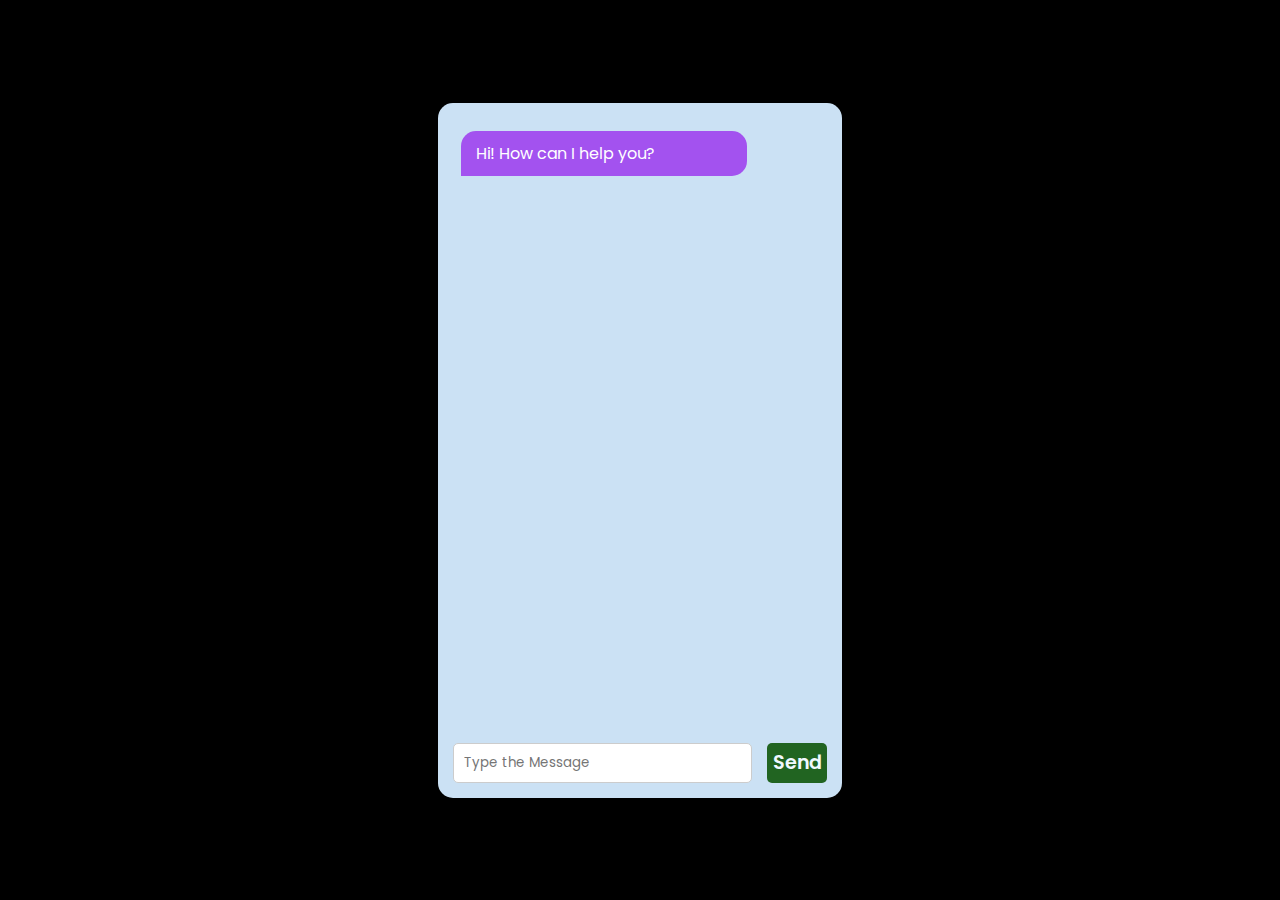
<file: ChatBox.html>
<html lang="en">
<head>
    <meta charset="UTF-8">
    <meta name="viewport" content="width=device-width, initial-scale=1.0">
    <title>Document</title>
    <link href="https://fonts.googleapis.com/css2?family=Poppins:ital,wght@0,100;0,200;0,300;0,400;0,500;0,600;0,700;0,800;0,900;1,100;1,200;1,300;1,400;1,500;1,600;1,700;1,800;1,900&display=swap" rel="stylesheet">
    <style>
        body {
            display: grid;
            place-content: center;
            background-color: black;
            margin: 0;
            height: 100vh;
        }
        *{
            font-family: "poppins";
        }
        .container {
            width: 30vw;
            height: 75vh;
            background-color: rgb(203, 225, 244);
            border-radius: 15px;
            display: flex;
            flex-direction: column;
            padding: 10px;
            overflow: hidden;  
            position: relative;
        }

        

        .messages {
            flex-grow: 1;
            scrollbar-width: none;
            overflow-y: scroll; 
            padding-bottom: 10px;
        }
        .incoming {
            max-width: 20vw;
            margin: 2vh 1vw;
            background-color: rgb(163, 82, 239);
            border-radius: 15px 15px 15px 0;
            text-align: start;
            padding: 10px 15px;
            color: white;
        }
        .outgoing {
            max-width: 20vw;
            margin: 2vh 1vw;
            background-color: rgb(33, 100, 33);
            border-radius: 15px 0px 15px 15px;
            text-align: start;
            padding: 10px 15px;
            justify-self: flex-end;
            align-self: flex-end;
            color: white;
        }
        .input-section {
            display: flex;
            justify-content: space-between;
            align-items: center;
            padding: 5px;
            background-color: transparent;
            border: none;
        }
        .input-field {
            width: 80%;
            height: 40px;
            padding: 10px;
            border-radius: 5px;
            border: 1px solid #ccc;
        }
        .send-button {
            width: 60px;
            height: 40px;
            border-radius: 5px;
            background-color: rgb(33, 100, 33);
            color: aliceblue;
            display: flex;
            justify-content: center;
            align-items: center;
            font-size: larger;
            font-weight: 600;
            font-family: "poppins";
            cursor: pointer;
        }
        .send-button:hover {
            background-color: rgb(26, 80, 26);
        }
    </style>
</head>
<body>

    <div class="container">
        <div class="messages" id="mess">
            <div class="incoming">Hi! How can I help you?</div>
            
           
        </div>

      
        <div class="input-section">
            <input type="text" class="input-field" id="input" placeholder="Type the Message">
            <div class="send-button" id="send">Send</div>
        </div>
    </div>
    <script>
        let but=document.getElementById('send');
        let input=document.getElementById('input');
        let messages=document.getElementById('mess');

        let addMessage=()=>{
            const item=document.createElement("div");
            let text=input.value;
            item.innerHTML=text;
            item.classList.add("outgoing");
            messages.appendChild(item); 
           messages.scrollTop=messages.scrollHeight;       
        }
        but.addEventListener("click",()=>{
            addMessage();
            SendMessage();
        });
        let SendMessage=()=>{
            const url='https://copilot5.p.rapidapi.com/copilot';
            const header={
                'Content-Type': 'application/json' ,
                 'x-rapidapi-host': 'copilot5.p.rapidapi.com' ,
                 'x-rapidapi-key': '0951a32955mshb007f9a669caf58p117655jsn30fc440b6d11' ,
            };
            const data={"message":`${input.value}`,"conversation_id":null,"tone":"BALANCED","markdown":false,"photo_url":null};
            fetch(url,{
                method:'Post',
                headers:header,
                body:JSON.stringify(data)

            })
            .then(reponse=>reponse.json())
            .then(result=>{
                console.log(result);
                getMessage(result);
            })
            .catch(error=>{
                console.log("Error is:", error);
                const item = document.createElement("div");
                item.innerHTML = "Error sending message. Please try again.";
                item.classList.add("error"); 
                messages.appendChild(item); 
                messages.scrollTop = messages.scrollHeight;
            })

        };

        let getMessage=(data)=>{
              const item=document.createElement("div");
              item.innerHTML=data.data.message;
              item.classList.add("incoming");
              messages.appendChild(item);
              messages.scrollTop=messages.scrollHeight;
              input.value="";
        }
    </script>

</body>
</html>
</file>
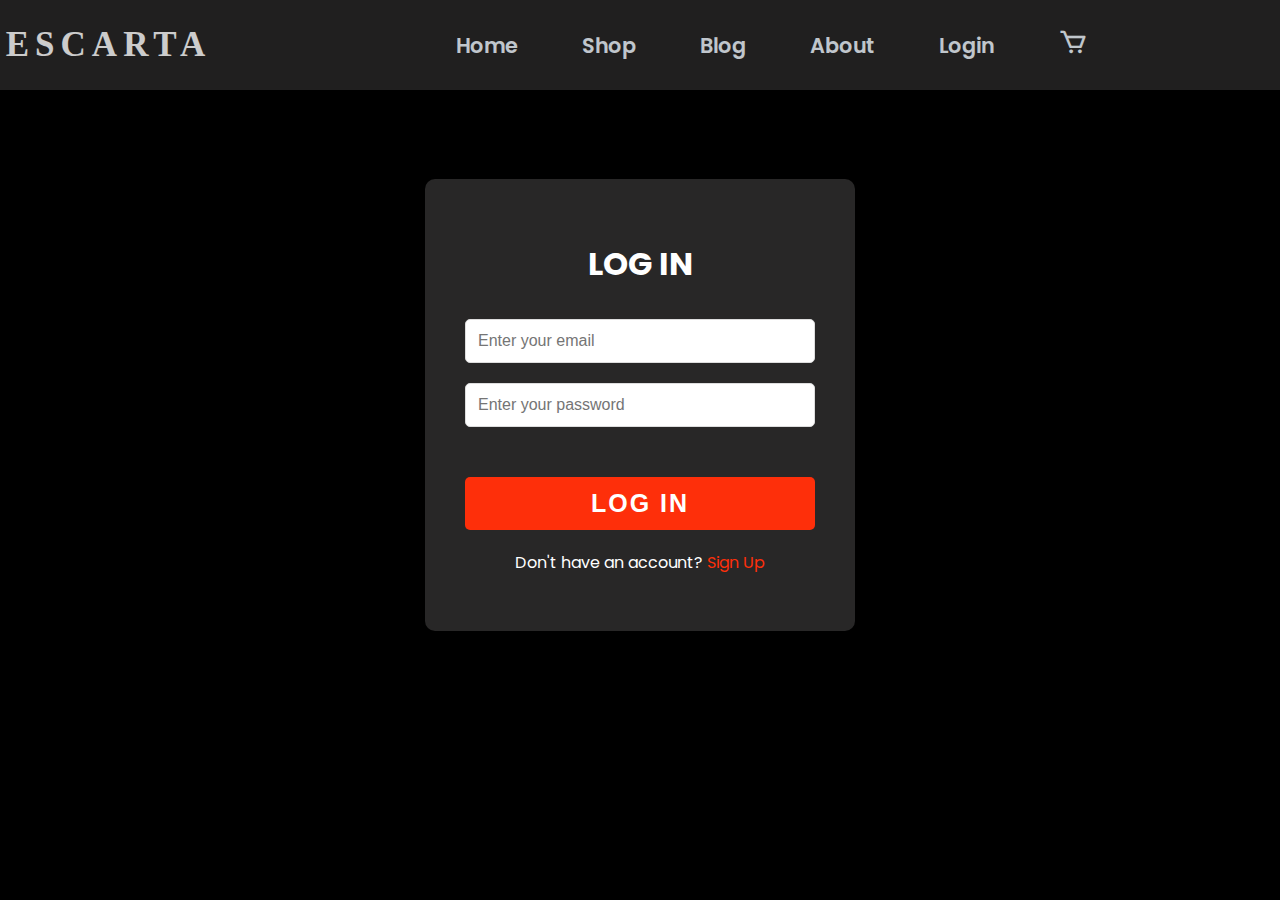
<file: login.html>
<!DOCTYPE html>
<html lang="en">
<head>
    <meta charset="UTF-8">
    <meta name="viewport" content="width=device-width, initial-scale=1.0">
    <title>Login - ESCARTA</title>


    <link href='https://unpkg.com/boxicons@2.1.4/css/boxicons.min.css' rel='stylesheet'>


    <link href="https://fonts.googleapis.com/css2?family=Caveat:wght@400..700&display=swap" rel="stylesheet">
    <link href="https://fonts.googleapis.com/css2?family=Poppins:wght@100;200;300;400;500;600;700;800;900&display=swap" rel="stylesheet">


    <link rel="stylesheet" href="homestyle.css">

    <style>
    
        .login-container {
            display: flex;
            justify-content: center;
            align-items: center;
            height: 90vh;
            background-color:black;
            color: #333;
        }

        .login-form {
            background-color:  rgb(40, 39, 39);
            padding: 40px;
            border-radius: 10px;
            box-shadow: 0 4px 10px rgba(0, 0, 0, 0.1);
            width: 350px;
            font-family: 'Poppins', sans-serif;
        }

        .login-form h2 {
            margin-bottom: 20px;
            text-align: center;
            color: #ffffff;
        }

        .login-form input {
            width: 92.5%;
            padding: 12px;
            margin: 10px 0;
            border: 1px solid #ddd;
            border-radius: 5px;
            font-size: 16px;
        }

        .login-form button {
            width: 100%;
            padding: 12px;
            margin-top: 40px;
            letter-spacing: 2px;
            font-size: 25px;
            font-weight: 700;
            background-color: #fe2f0a;
            color: white;
            border: none;
            border-radius: 5px;
            cursor: pointer;
            transition: background-color 0.3s;
        }

        .login-form button:hover {
            background-color: #c91a07;
        }

        .login-form .signup-link {
            text-align: center;
            margin-top: 20px;
            color: white;
        }

        .login-form .signup-link a {
            color: #fe2f0a;
            text-decoration: none;
        }
    </style>
</head>
<body>


    <header>
        <div class="logo">ESCARTA</div>
        <nav class="head">
            <ul class="navbar">
                <li class="navitem"><a href="Index.html">Home</a></li>
                <li class="navitem"><a href="shopShoe.html">Shop</a></li>
                <li class="navitem">Blog</li>
                <li class="navitem">About</li>
                <li class="navitem">Login</li>
                <li class="navitem"><a href="cart.html"><i class='bx bx-cart' id="cart"></i></a></li>
            </ul>
        </nav>
    </header>

    
    <div class="login-container">
        <div class="login-form">
            <h1 style="text-align: center; color: white;">LOG IN</h1>
            <form action="loginAction.php" method="POST">
                <input type="email" name="email" placeholder="Enter your email" required>
                <input type="password" name="password" placeholder="Enter your password" required>
                <button type="submit">LOG IN</button>
            </form>
            <div class="signup-link">
                <p>Don't have an account? <a href="register.html">Sign Up</a></p>
            </div>
        </div>
    </div>

</body>
</html>
</file>
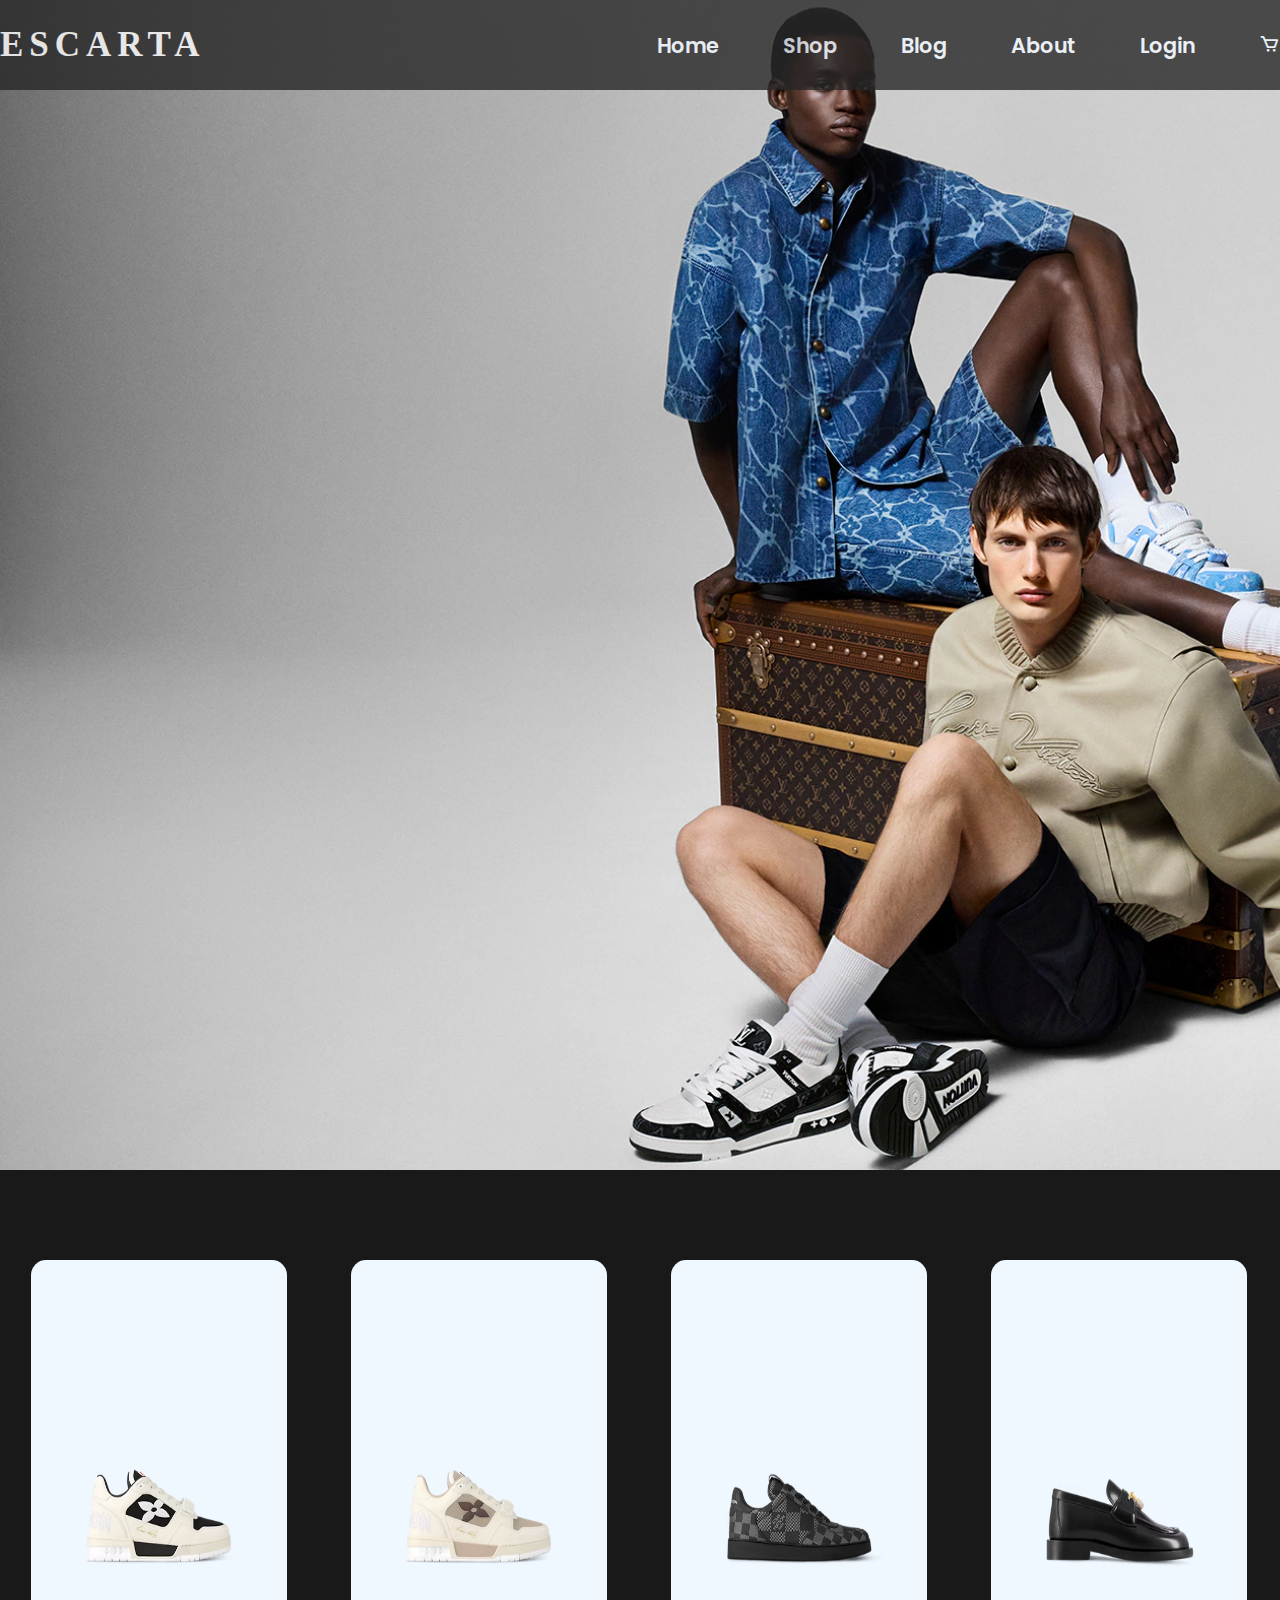
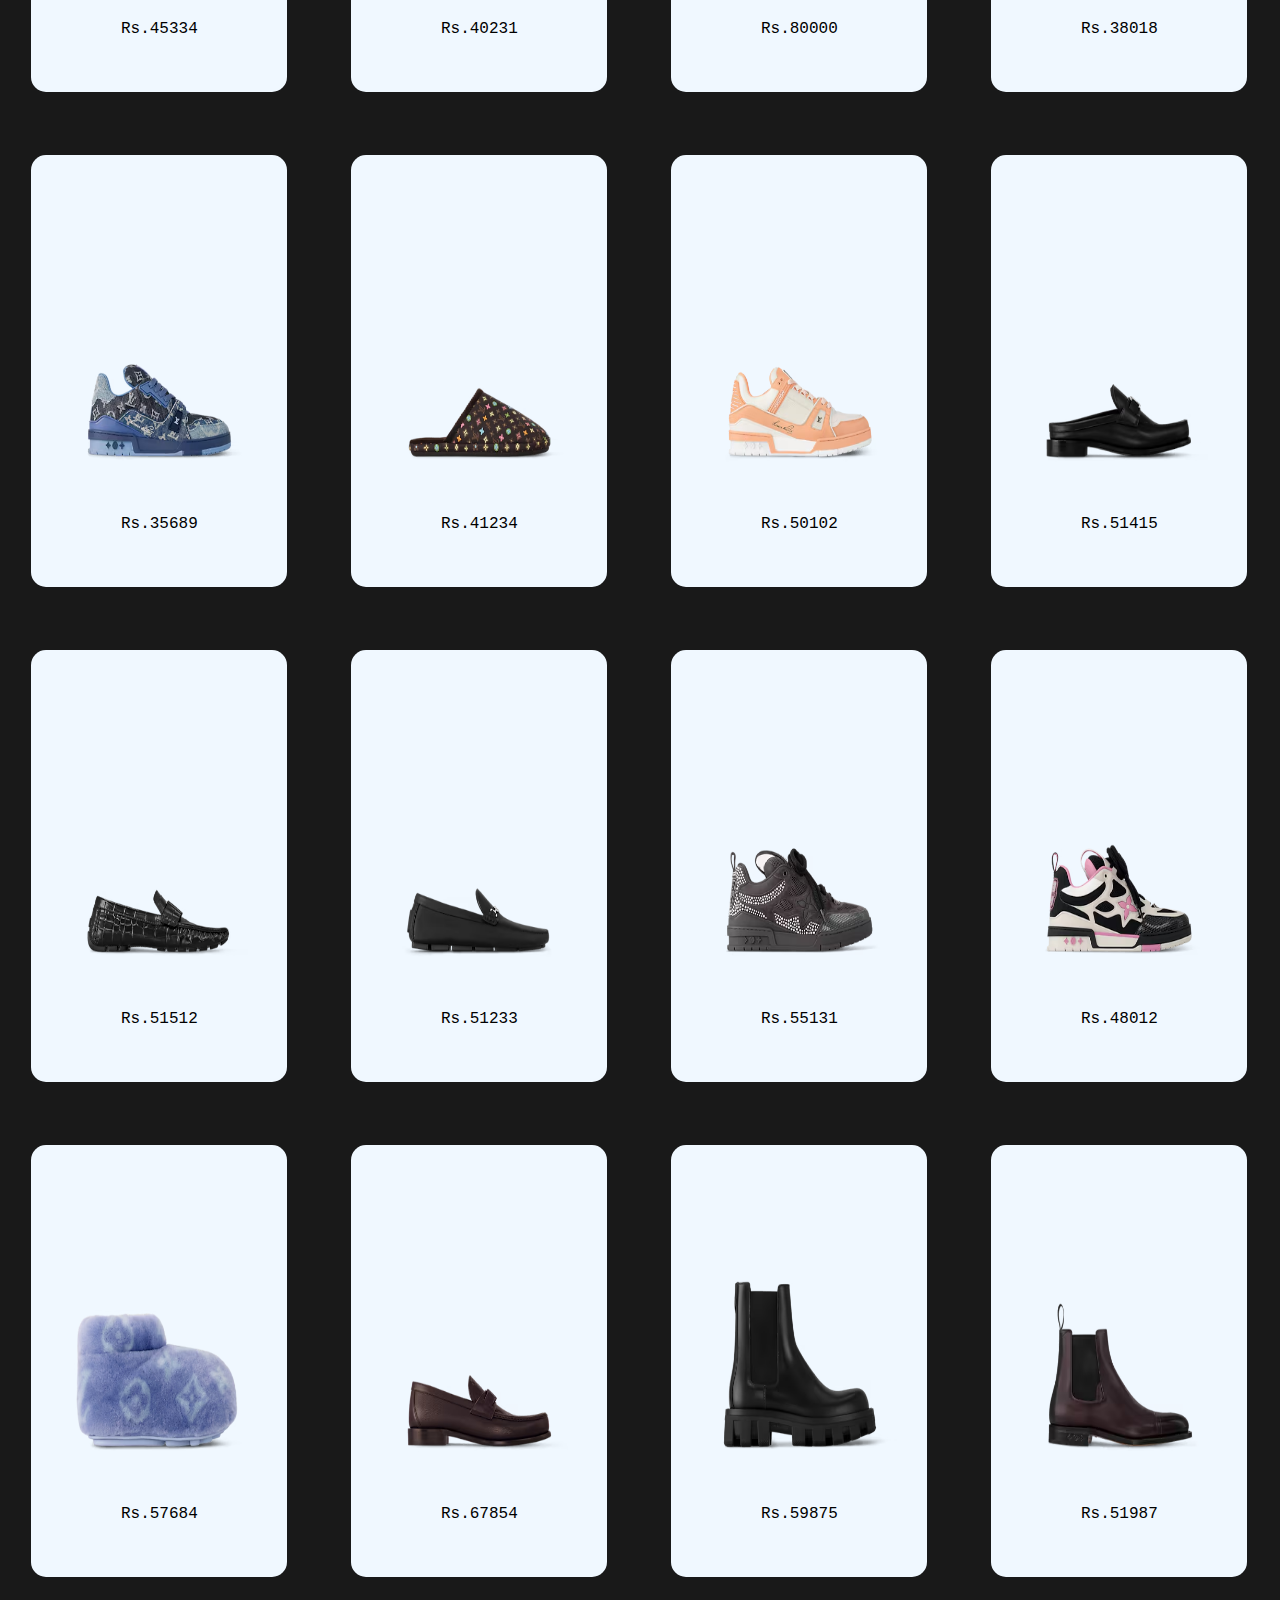
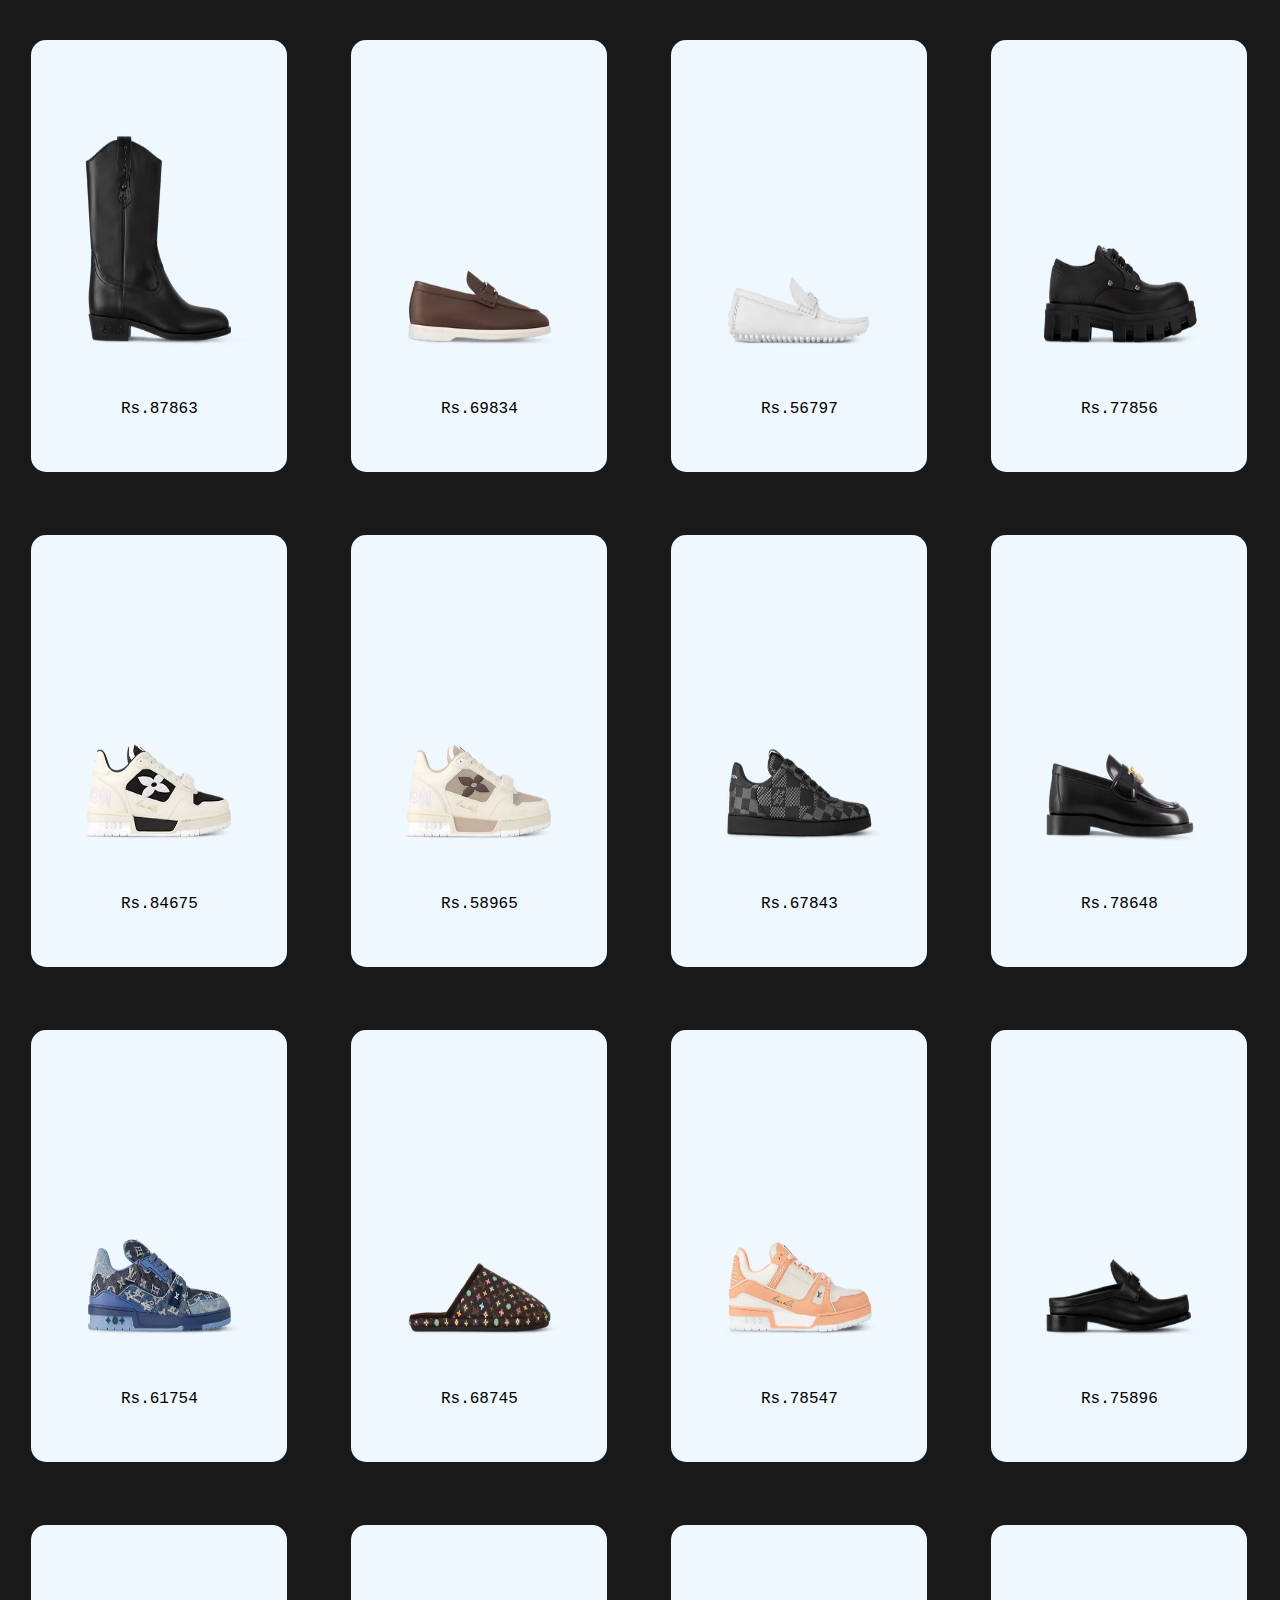
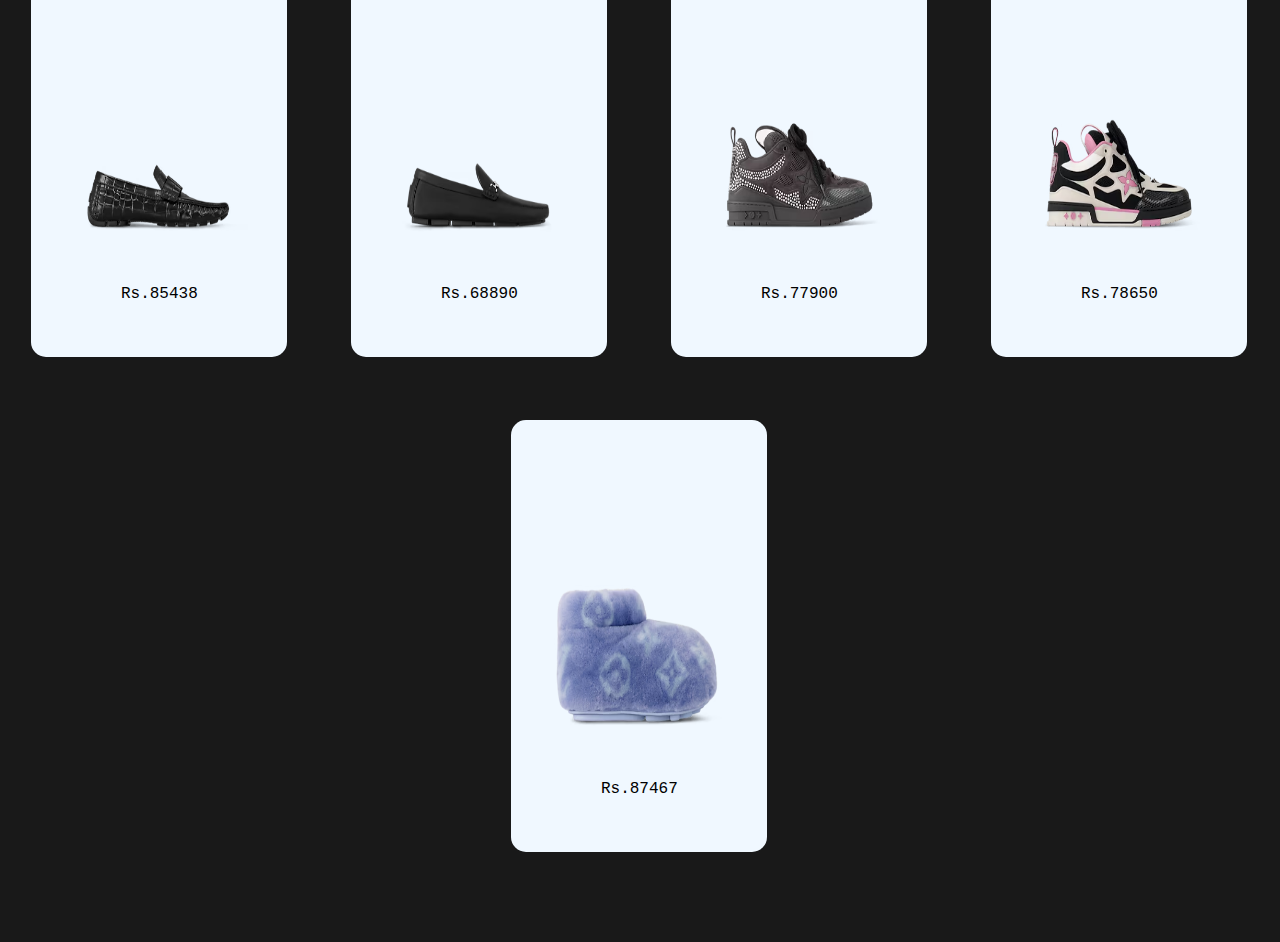
<file: new.html>
<html lang="en">
<head>
    <meta charset="UTF-8">
    <meta name="viewport" content="width=device-width, initial-scale=1.0">
    <title>Shop Shoes - ESCARTA</title>
    <link href='https://unpkg.com/boxicons@2.1.4/css/boxicons.min.css' rel='stylesheet'>
    <link rel="preconnect" href="https://fonts.googleapis.com">
    <link rel="preconnect" href="https://fonts.gstatic.com" crossorigin>
    <link href="https://fonts.googleapis.com/css2?family=Caveat:wght@400..700&display=swap" rel="stylesheet">
    <link href='https://unpkg.com/boxicons@2.1.4/css/boxicons.min.css' rel='stylesheet'>
    <link rel="preconnect" href="https://fonts.gstatic.com" crossorigin>
    <link href="https://fonts.googleapis.com/css2?family=Poppins:ital,wght@0,100;0,200;0,300;0,400;0,500;0,600;0,700;0,800;0,900;1,100;1,200;1,300;1,400;1,500;1,600;1,700;1,800;1,900&display=swap" rel="stylesheet">
    <link rel="stylesheet" href="shopstyle.css">
</head>
<body>
  
    <!-- Header Section -->
    <header>
        <div class="logo">ESCARTA</div>
        <nav class="head">
            <ul class="navbar">
                <li class="navitem"><a href="Index.html">Home</a></li>
                <li class="navitem"><a href="shopShoe.html">Shop</a></li>
                <li class="navitem">Blog</li>
                <li class="navitem">About</li>
                <li class="navitem">Login</li>
                <li class="navitem"><i class='bx bx-cart' id="cart"></i></li>
            </ul>
        </nav>
    </header>
  
    <!-- Main Content (Shop Items) -->
    <div class="fill"></div>
    <div class="top"></div>  
    <div class="sec">
        <div class="horizon">
            <div class="block" id="s1"><img src="ImagesF/s1.avif" class="item" alt=""><div class="price">Rs.45334</div></div>
            <div class="block" id="s2"><img src="ImagesF/s2.avif" class="item" alt=""><div class="price">Rs.40231</div></div>
            <div class="block" id="s3"><img src="ImagesF/s3.avif" class="item" alt=""><div class="price">Rs.80000</div></div>
            <div class="block" id="s4"><img src="ImagesF/s4.avif" class="item" alt=""><div class="price">Rs.38018</div></div>
        </div>
        <div class="horizon">
            <div class="block" id="s1"><img src="ImagesF/s5.avif" class="item" alt=""><div class="price">Rs.35689</div></div>
            <div class="block" id="s2"><img src="ImagesF/s6.avif" class="item" alt=""><div class="price">Rs.41234</div></div>
            <div class="block" id="s3"><img src="ImagesF/s7.avif" class="item" alt=""><div class="price">Rs.50102</div></div>
            <div class="block" id="s4"><img src="ImagesF/s8.avif" class="item" alt=""><div class="price">Rs.51415</div></div>
        </div>
        <div class="horizon">
            <div class="block" id="s1"><img src="ImagesF/s9.avif" class="item" alt=""><div class="price">Rs.51512</div></div>
            <div class="block" id="s2"><img src="ImagesF/s10.avif" class="item" alt=""><div class="price">Rs.51233</div></div>
            <div class="block" id="s3"><img src="ImagesF/s11.avif" class="item" alt=""><div class="price">Rs.55131</div></div>
            <div class="block" id="s4"><img src="ImagesF/s12.avif" class="item" alt=""><div class="price">Rs.48012</div></div>
        </div>
        <div class="horizon">
            <div class="block" id="s1"><img src="ImagesF/s13.avif" class="item" alt=""><div class="price">Rs.57684</div></div>
            <div class="block" id="s2"><img src="ImagesF/s14.avif" class="item" alt=""><div class="price">Rs.67854</div></div>
            <div class="block" id="s3"><img src="ImagesF/s15.avif" class="item" alt=""><div class="price">Rs.59875</div></div>
            <div class="block" id="s4"><img src="ImagesF/s16.avif" class="item" alt=""><div class="price">Rs.51987</div></div>
        </div>
        <div class="horizon">
            <div class="block" id="s1"><img src="ImagesF/s17.avif" class="item" alt=""><div class="price">Rs.87863</div></div>
            <div class="block" id="s2"><img src="ImagesF/s18.avif" class="item" alt=""><div class="price">Rs.69834</div></div>
            <div class="block" id="s3"><img src="ImagesF/s19.avif" class="item" alt=""><div class="price">Rs.56797</div></div>
            <div class="block" id="s4"><img src="ImagesF/s20.avif" class="item" alt=""><div class="price">Rs.77856</div></div>
        </div>
        <div class="horizon">
            <div class="block" id="s1"><img src="ImagesF/s1.avif" class="item" alt=""><div class="price">Rs.84675</div></div>
            <div class="block" id="s2"><img src="ImagesF/s2.avif" class="item" alt=""><div class="price">Rs.58965</div></div>
            <div class="block" id="s3"><img src="ImagesF/s3.avif" class="item" alt=""><div class="price">Rs.67843</div></div>
            <div class="block" id="s4"><img src="ImagesF/s4.avif" class="item" alt=""><div class="price">Rs.78648</div></div>
        </div>
        <div class="horizon">
            <div class="block" id="s1"><img src="ImagesF/s5.avif" class="item" alt=""><div class="price">Rs.61754</div></div>
            <div class="block" id="s2"><img src="ImagesF/s6.avif" class="item" alt=""><div class="price">Rs.68745</div></div>
            <div class="block" id="s3"><img src="ImagesF/s7.avif" class="item" alt=""><div class="price">Rs.78547</div></div>
            <div class="block" id="s4"><img src="ImagesF/s8.avif" class="item" alt=""><div class="price">Rs.75896</div></div>
        </div>
        <div class="horizon">
            <div class="block" id="s1"><img src="ImagesF/s9.avif" class="item" alt=""><div class="price">Rs.85438</div></div>
            <div class="block" id="s2"><img src="ImagesF/s10.avif" class="item" alt=""><div class="price">Rs.68890</div></div>
            <div class="block" id="s3"><img src="ImagesF/s11.avif" class="item" alt=""><div class="price">Rs.77900</div></div>
            <div class="block" id="s4"><img src="ImagesF/s12.avif" class="item" alt=""><div class="price">Rs.78650</div></div>
        </div>
        <div class="horizon">
            <div class="block" id="s1"><img src="ImagesF/s13.avif" class="item" alt=""><div class="price">Rs.87467</div></div>
            <div class="block" id
</file>
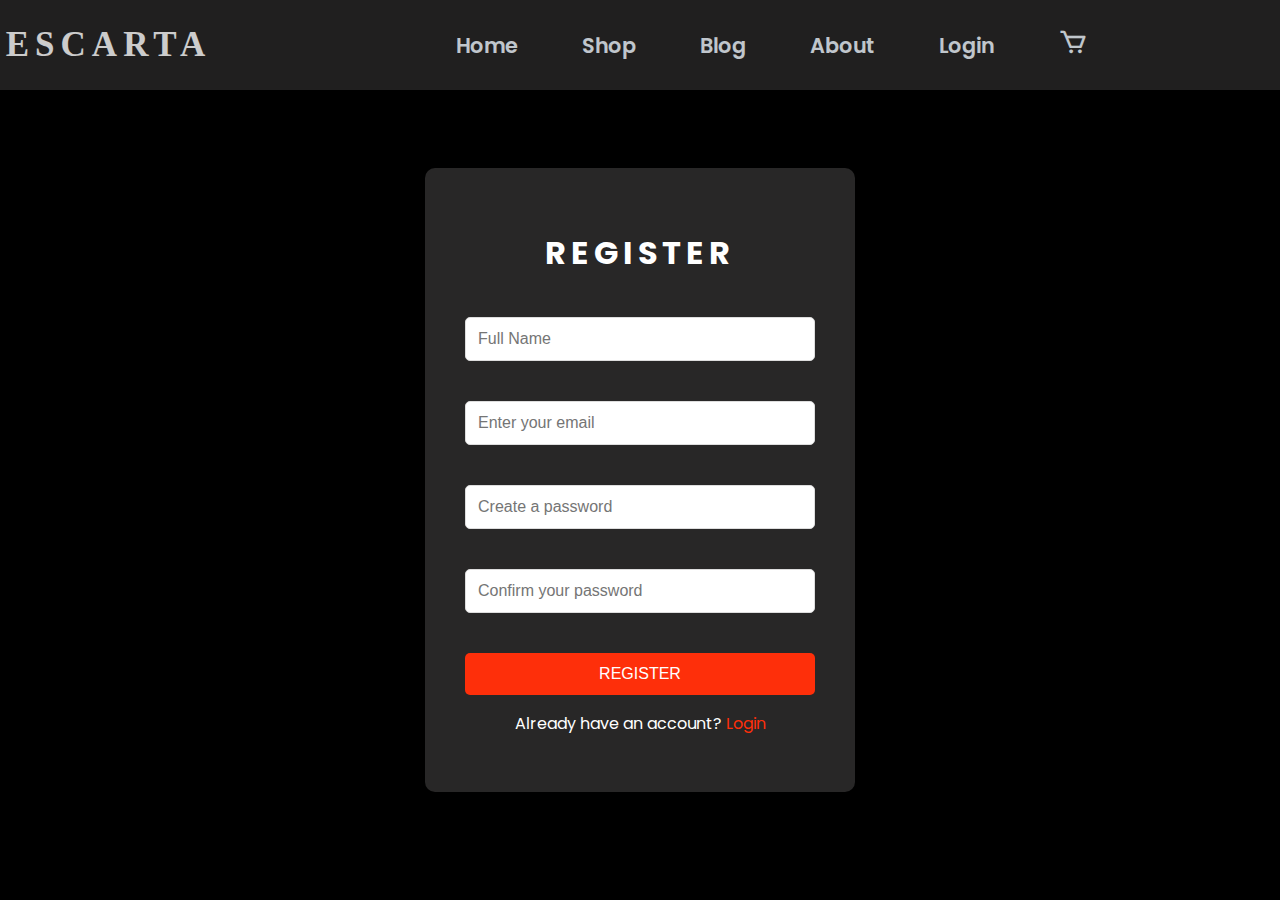
<file: register.html>
<!DOCTYPE html>
<html lang="en">
<head>
    <meta charset="UTF-8">
    <meta name="viewport" content="width=device-width, initial-scale=1.0">
    <title>Register - ESCARTA</title>


    <link href='https://unpkg.com/boxicons@2.1.4/css/boxicons.min.css' rel='stylesheet'>

 
    <link href="https://fonts.googleapis.com/css2?family=Caveat:wght@400..700&display=swap" rel="stylesheet">
    <link href="https://fonts.googleapis.com/css2?family=Poppins:wght@100;200;300;400;500;600;700;800;900&display=swap" rel="stylesheet">

 
    <link rel="stylesheet" href="homestyle.css">

    <style>
   
        .register-container {
            display: flex;
            justify-content: center;
            align-items: center;
            height: 90vh;
            background-color:black;
            color:white;
        }

        .register-form {
            background-color:  rgb(40, 39, 39);
            padding: 40px;
            border-radius: 10px;
            box-shadow: 0 4px 10px rgba(0, 0, 0, 0.1);
            width: 350px;
            font-family: 'Poppins', sans-serif;
            margin-top: 150px;
        }

        .register-form h1 {
            margin-bottom: 20px;
            text-align: center;
            color: white;
        }

        .register-form input {
            width: 92.5%;
            padding: 12px;
            margin: 20px 0;
            border: 1px solid #ddd;
            border-radius: 5px;
            font-size: 16px;
        }

        .register-form button {
            width: 100%;
            padding: 12px;
            background-color: #fe2f0a;
            color: white;
            font-size: 16px;
            border: none;
            border-radius: 5px;
            cursor: pointer;
            transition: background-color 0.3s;
            margin-top: 20px;
        }

        .register-form button:hover {
            background-color: #c91a07;
        }

        .register-form .login-link {
            text-align: center;
            margin-top: 10px;
        }

        .register-form .login-link a {
            color: #fe2f0a;
            text-decoration: none;
        }
    </style>
</head>
<body>


    <header>
        <div class="logo">ESCARTA</div>
        <nav class="head">
            <ul class="navbar">
                <li class="navitem"><a href="Index.html">Home</a></li>
                <li class="navitem"><a href="shopShoe.html">Shop</a></li>
                <li class="navitem">Blog</li>
                <li class="navitem">About</li>
                <li class="navitem"><a href="login.html">Login</a></li>
                <li class="navitem"><a href="cart.html"><i class='bx bx-cart' id="cart"></i></a></li>
            </ul>
        </nav>
    </header>

 
    <div class="register-container">
        <div class="register-form">
            <h1 style="letter-spacing: 5px;">REGISTER</h1>
            <form action="registerAction.php" method="POST">
                <input type="text" name="name" placeholder="Full Name" required>
                <input type="email" name="email" placeholder="Enter your email" required>
                <input type="password" name="password" placeholder="Create a password" required>
                <input type="password" name="confirm_password" placeholder="Confirm your password" required>
                <button type="submit">REGISTER</button>
            </form>
            <div class="login-link">
                <p>Already have an account? <a href="login.html">Login</a></p>
            </div>
        </div>
    </div>

</body>
</html>
</file>
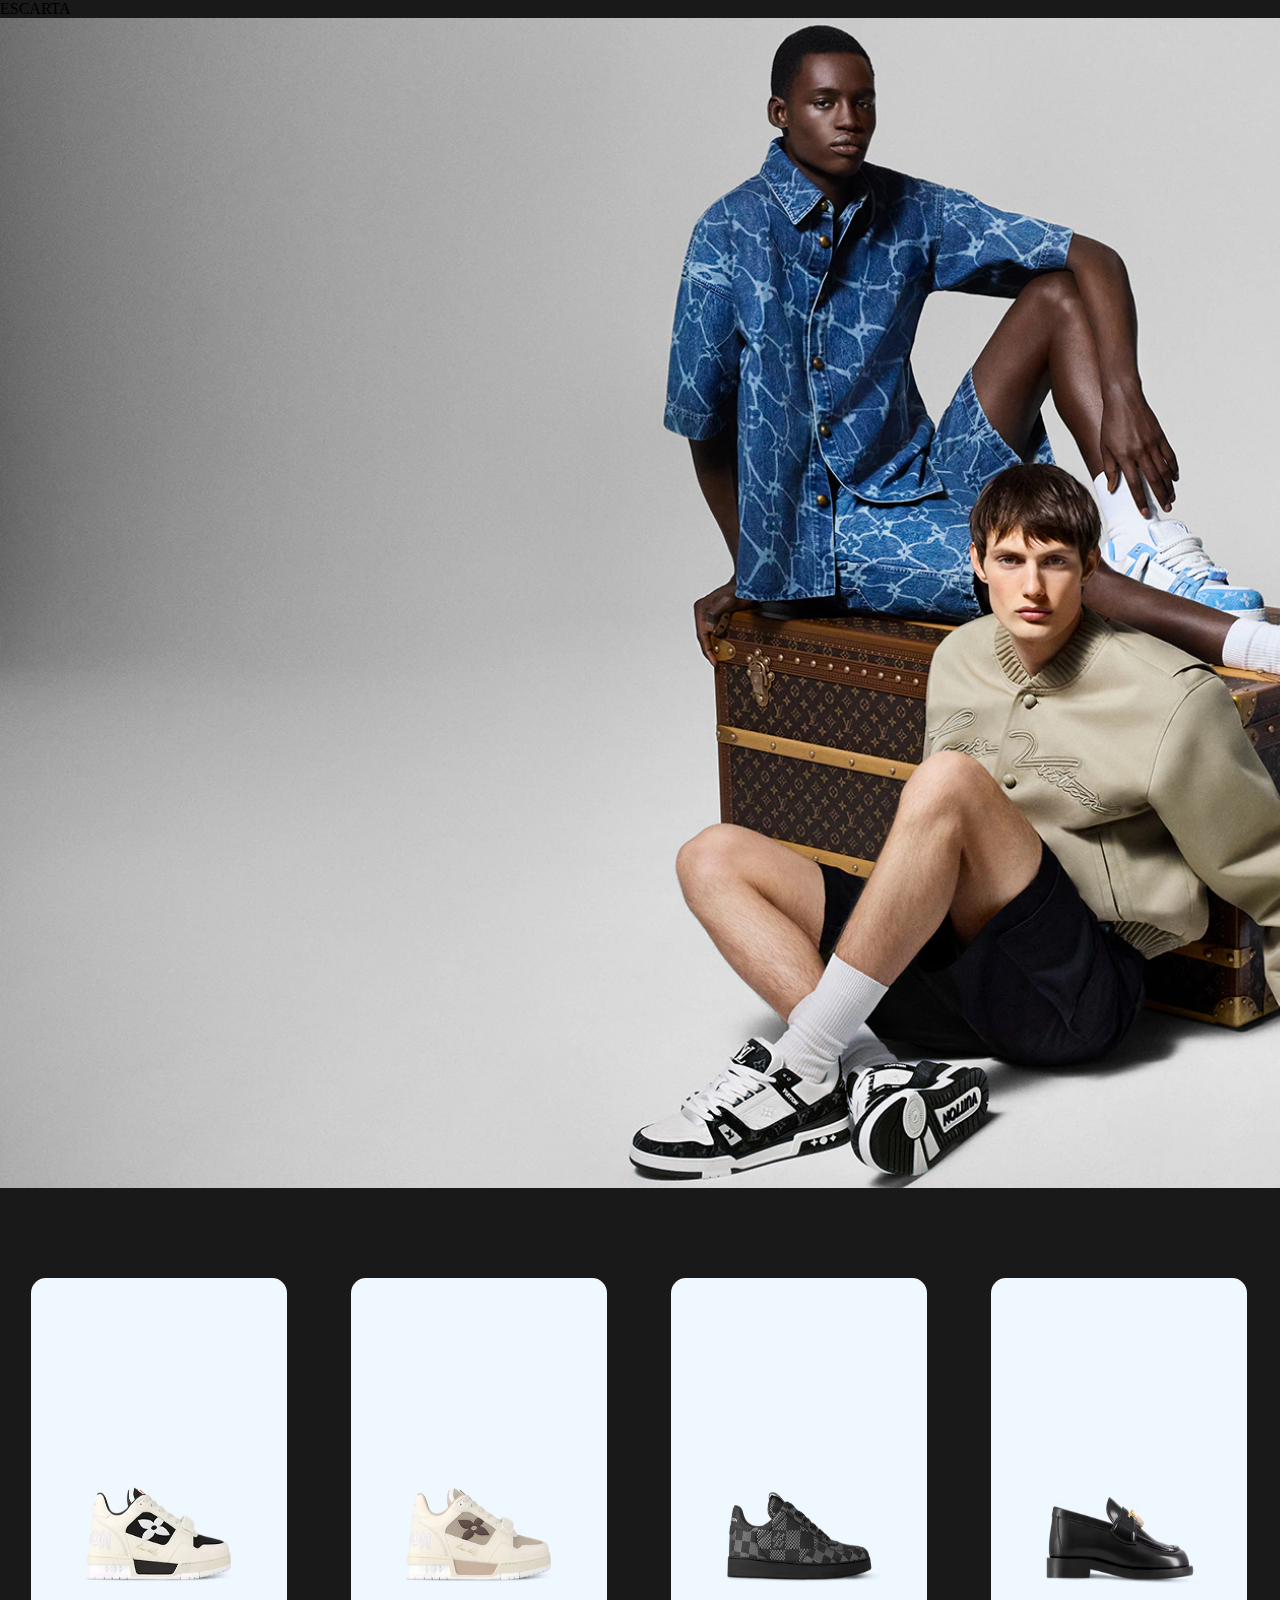
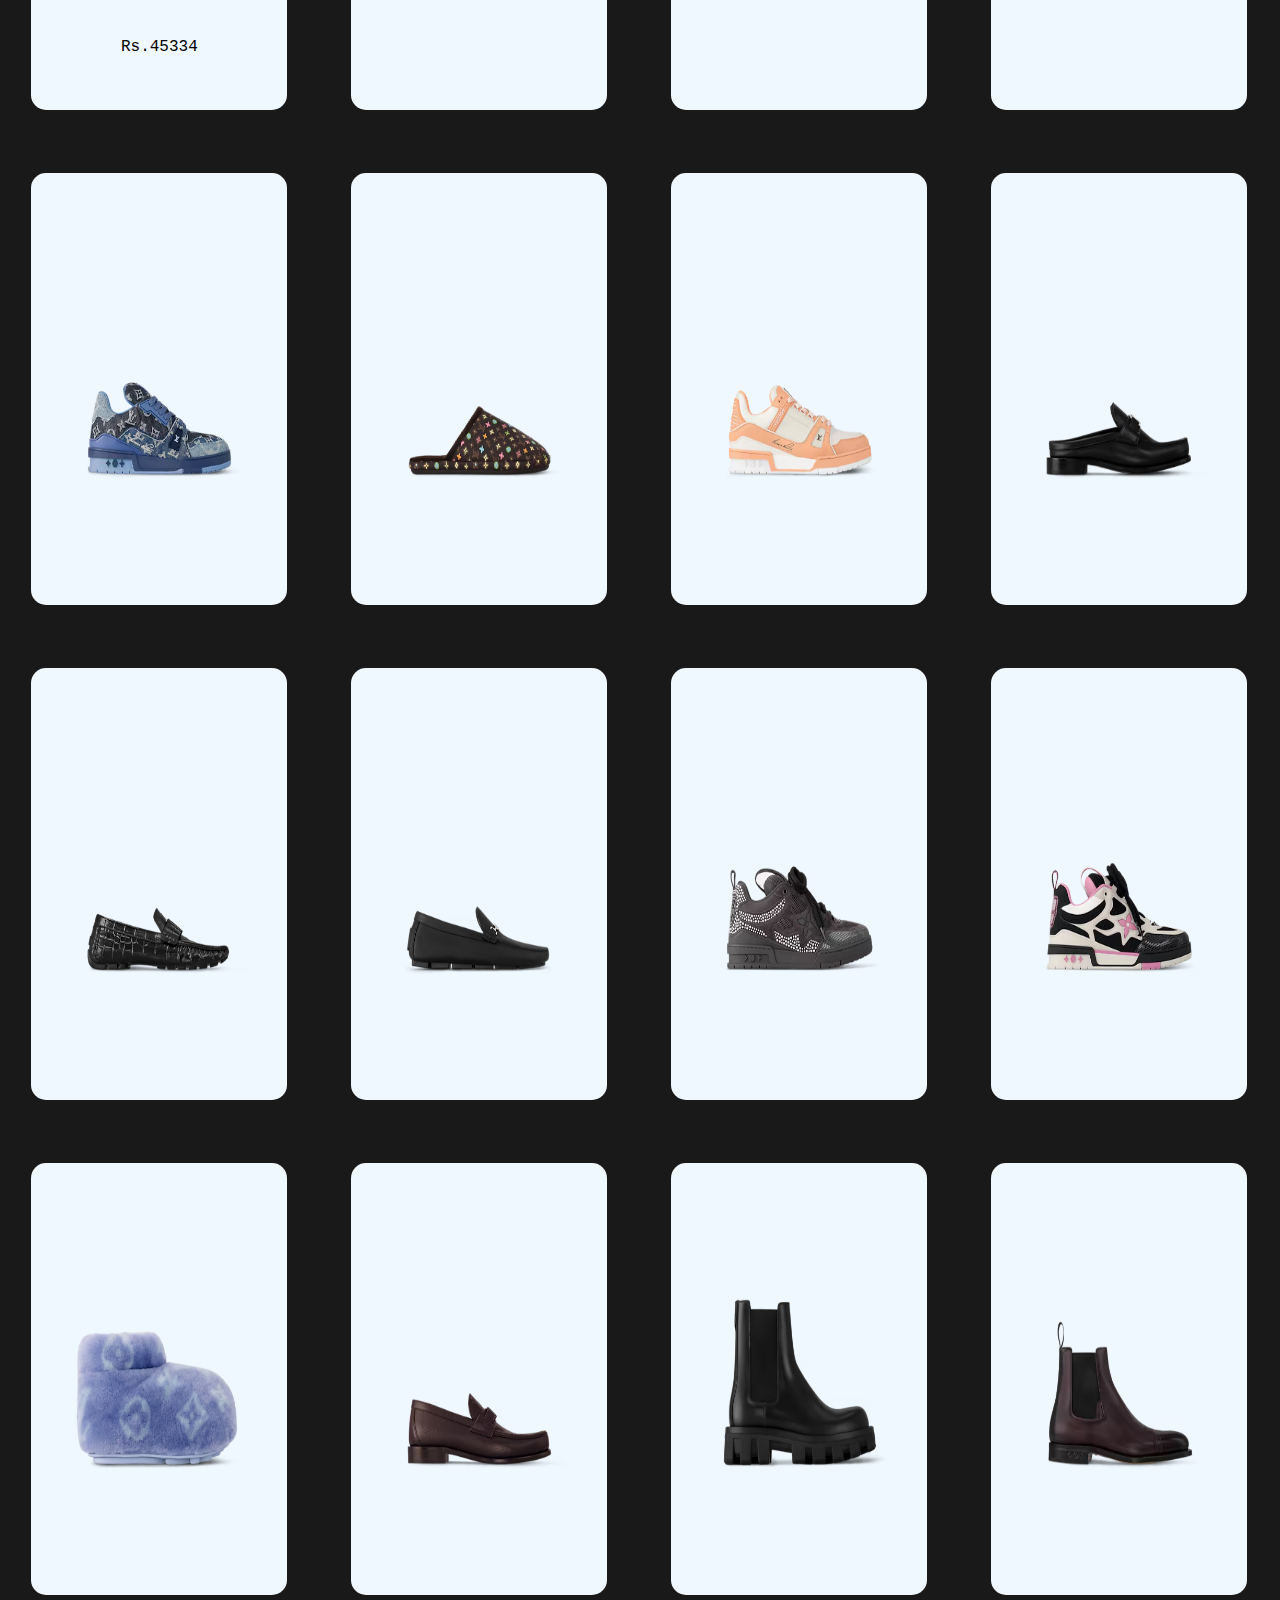
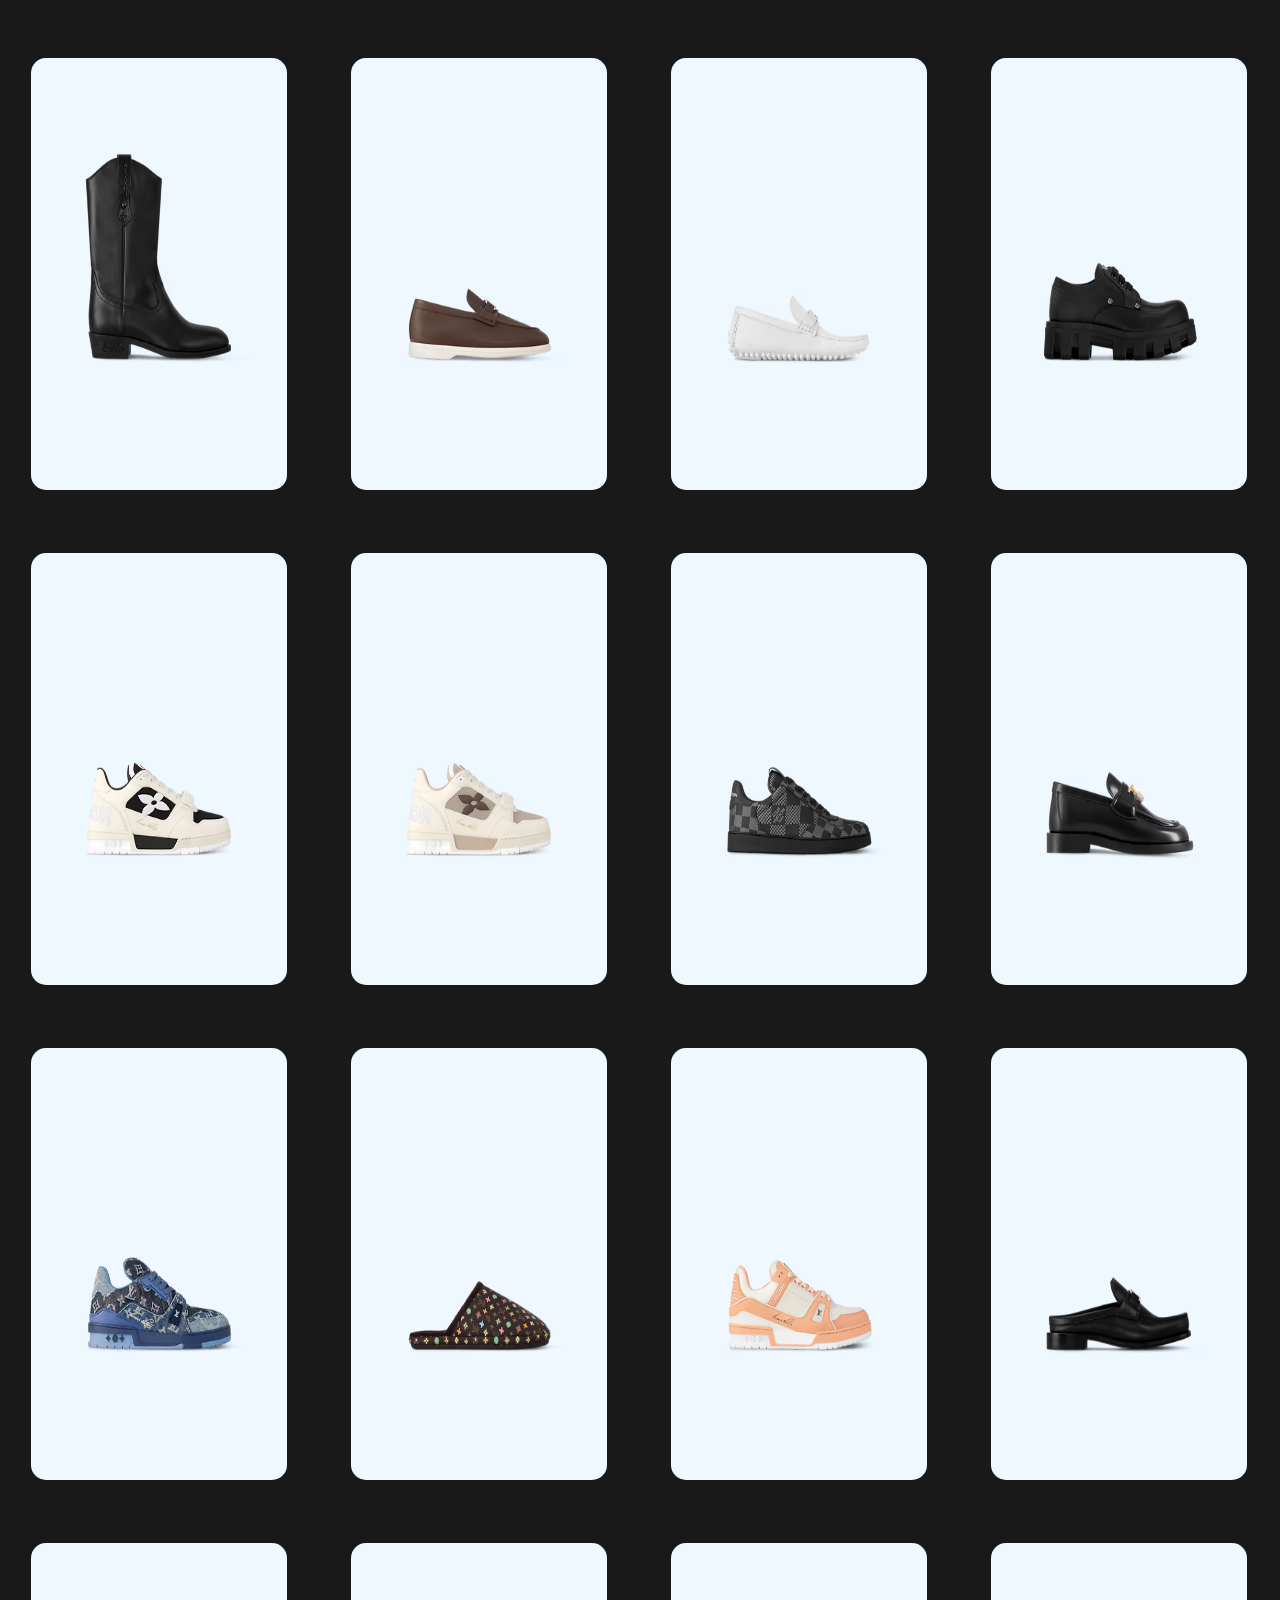
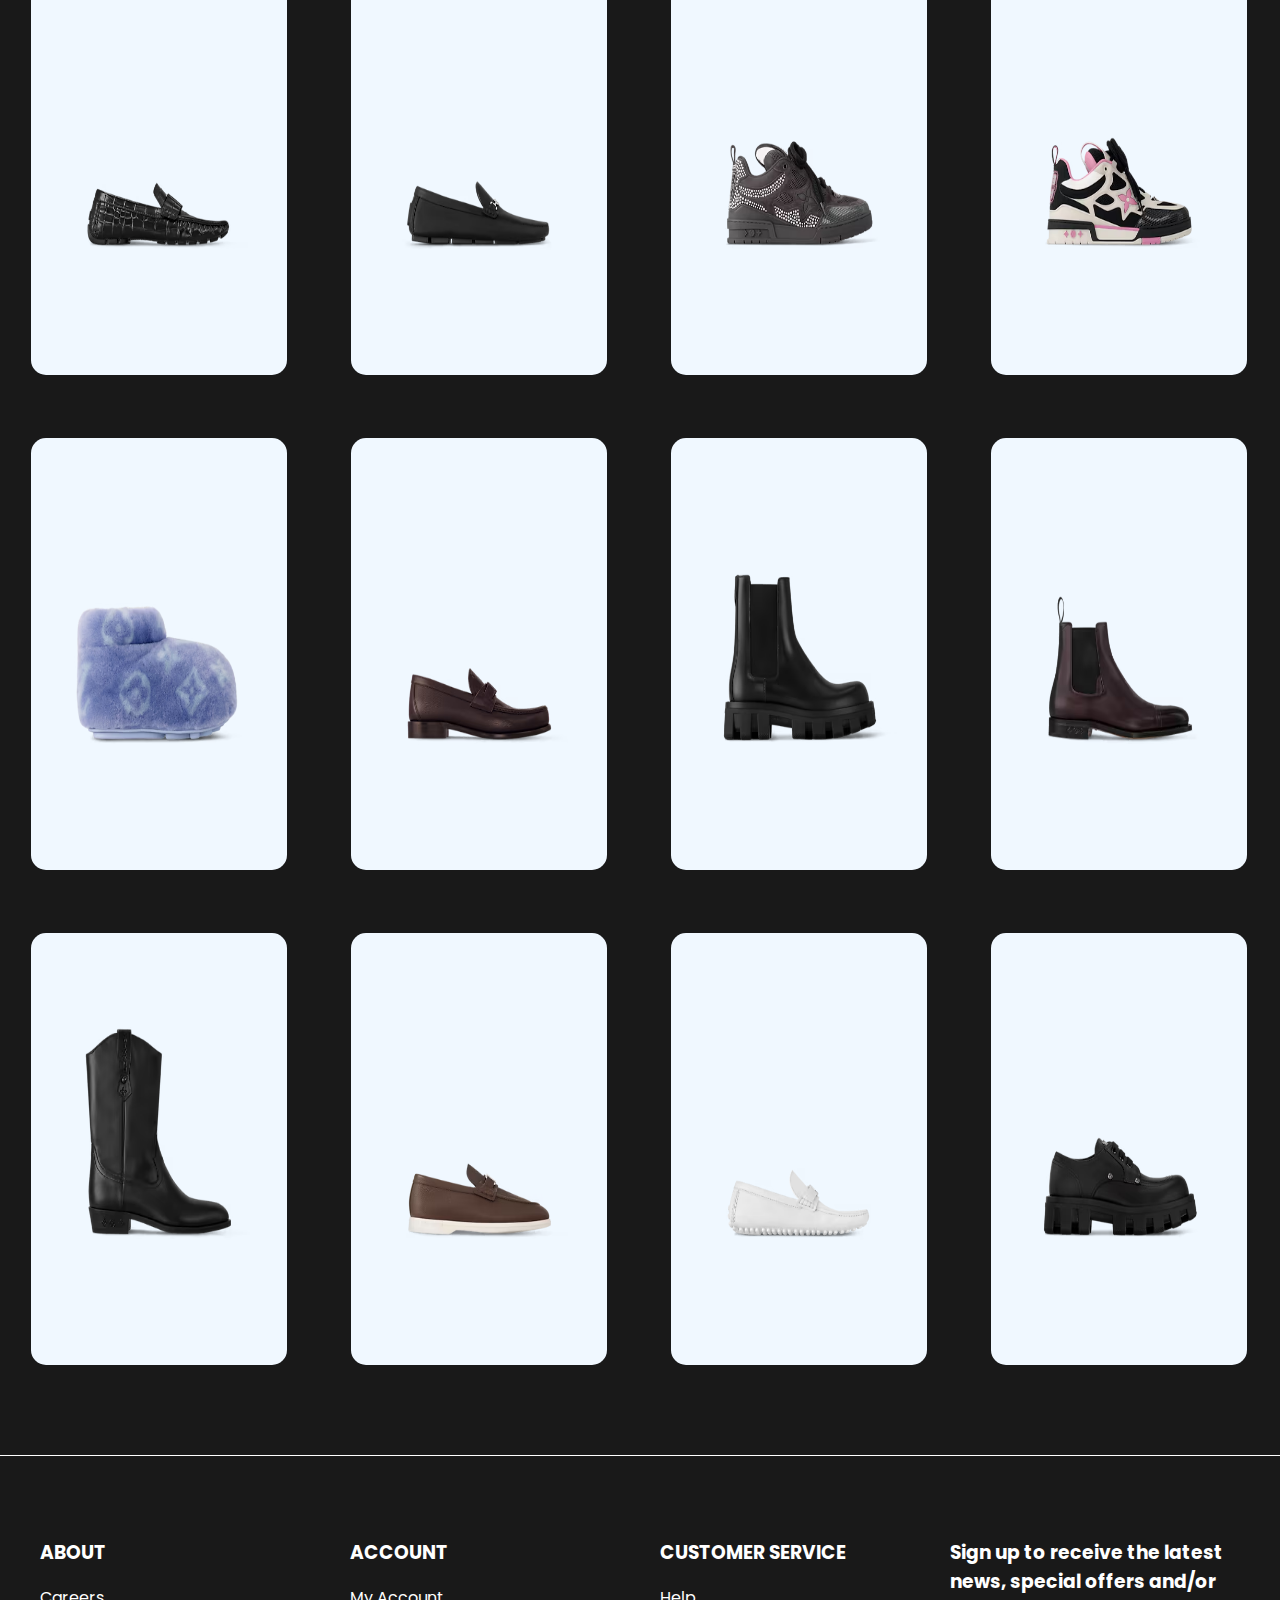
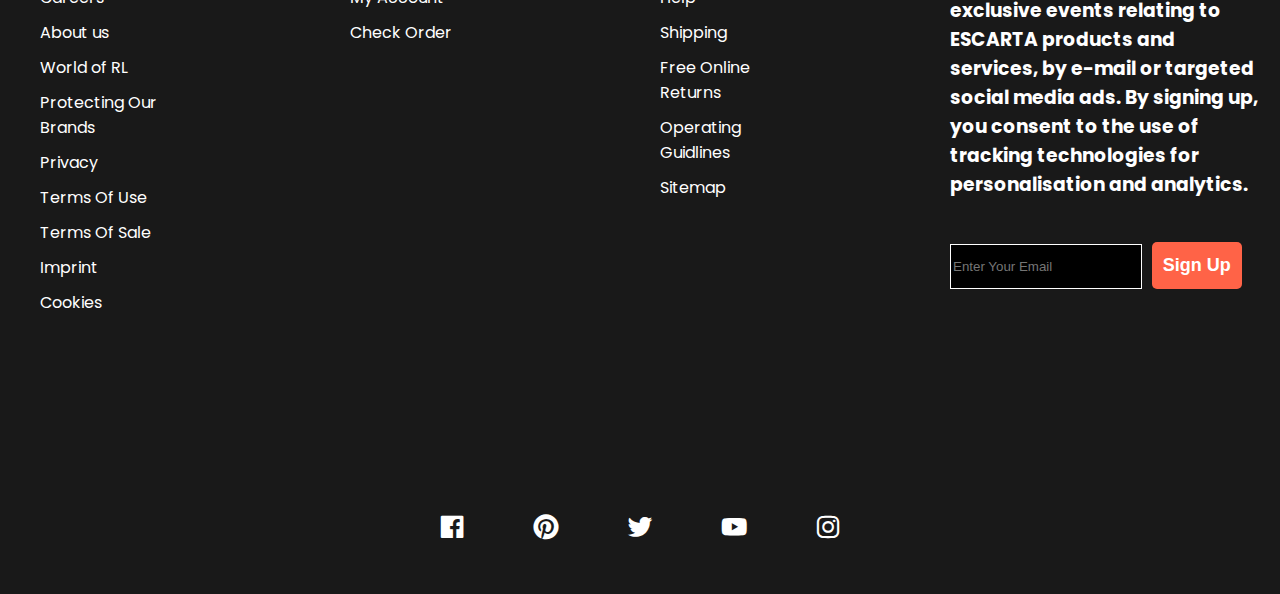
<file: shopMen.html>
<html lang="en">
<head>
    <meta charset="UTF-8">
    <meta name="viewport" content="width=device-width, initial-scale=1.0">
    <title>Document</title>
    <link href='https://unpkg.com/boxicons@2.1.4/css/boxicons.min.css' rel='stylesheet'>
    <link rel="preconnect" href="https://fonts.googleapis.com">
<link rel="preconnect" href="https://fonts.gstatic.com" crossorigin>
<link href="https://fonts.googleapis.com/css2?family=Caveat:wght@400..700&display=swap" rel="stylesheet">
    <link rel="preconnect" href="https://fonts.googleapis.com">
    <link href='https://unpkg.com/boxicons@2.1.4/css/boxicons.min.css' rel='stylesheet'>
<link rel="preconnect" href="https://fonts.gstatic.com" crossorigin>
<link href="https://fonts.googleapis.com/css2?family=Poppins:ital,wght@0,100;0,200;0,300;0,400;0,500;0,600;0,700;0,800;0,900;1,100;1,200;1,300;1,400;1,500;1,600;1,700;1,800;1,900&display=swap" rel="stylesheet">
   <link rel="stylesheet" href="shopstyle.css">
</head>
<body>
    <div class="head">ESCARTA</div>
    <div class="fill"></div>
    <div class="top">
    </div>  
    <div class="sec">
      <div class="horizon">
        <div class="block" id="s1"><img src="ImagesF/s1.avif" class="item" alt=""><div class="price">Rs.45334</div></div>
        <div class="block" id="s2"><img src="ImagesF/s2.avif" class="item" alt=""><div class="price"></div></div>
        <div class="block" id="s3"><img src="ImagesF/s3.avif" class="item" alt=""><div class="price"></div></div>
        <div class="block" id="s4"><img src="ImagesF/s4.avif" class="item" alt=""><div class="price"></div></div>
      </div>
      <div class="horizon">
        <div class="block" id="s1"><img src="ImagesF/s5.avif" class="item" alt=""><div class="price"></div></div>
        <div class="block" id="s2"><img src="ImagesF/s6.avif" class="item" alt=""><div class="price"></div></div>
        <div class="block" id="s3"><img src="ImagesF/s7.avif" class="item" alt=""><div class="price"></div></div>
        <div class="block" id="s4"><img src="ImagesF/s8.avif" class="item" alt=""><div class="price"></div></div>
      </div>
      <div class="horizon">
        <div class="block" id="s1"><img src="ImagesF/s9.avif" class="item" alt=""><div class="price"></div></div>
        <div class="block" id="s2"><img src="ImagesF/s10.avif" class="item" alt=""><div class="price"></div></div>
        <div class="block" id="s3"><img src="ImagesF/s11.avif" class="item" alt=""><div class="price"></div></div>
        <div class="block" id="s4"><img src="ImagesF/s12.avif" class="item" alt=""><div class="price"></div></div>
      </div>
      <div class="horizon">
        <div class="block" id="s1"><img src="ImagesF/s13.avif" class="item" alt=""><div class="price"></div></div>
        <div class="block" id="s2"><img src="ImagesF/s14.avif" class="item" alt=""><div class="price"></div></div>
        <div class="block" id="s3"><img src="ImagesF/s15.avif" class="item" alt=""><div class="price"></div></div>
        <div class="block" id="s4"><img src="ImagesF/s16.avif" class="item" alt=""><div class="price"></div></div>
      </div>
      <div class="horizon">
        <div class="block" id="s1"><img src="ImagesF/s17.avif" class="item" alt=""><div class="price"></div></div>
        <div class="block" id="s2"><img src="ImagesF/s18.avif" class="item" alt=""><div class="price"></div></div>
        <div class="block" id="s3"><img src="ImagesF/s19.avif" class="item" alt=""><div class="price"></div></div>
        <div class="block" id="s4"><img src="ImagesF/s20.avif" class="item" alt=""><div class="price"></div></div>
      </div>
      <div class="horizon">
        <div class="block" id="s1"><img src="ImagesF/s1.avif" class="item" alt=""><div class="price"></div></div>
        <div class="block" id="s2"><img src="ImagesF/s2.avif" class="item" alt=""><div class="price"></div></div>
        <div class="block" id="s3"><img src="ImagesF/s3.avif" class="item" alt=""><div class="price"></div></div>
        <div class="block" id="s4"><img src="ImagesF/s4.avif" class="item" alt=""><div class="price"></div></div>
      </div>
      <div class="horizon">
        <div class="block" id="s1"><img src="ImagesF/s5.avif" class="item" alt=""><div class="price"></div></div>
        <div class="block" id="s2"><img src="ImagesF/s6.avif" class="item" alt=""><div class="price"></div></div>
        <div class="block" id="s3"><img src="ImagesF/s7.avif" class="item" alt=""><div class="price"></div></div>
        <div class="block" id="s4"><img src="ImagesF/s8.avif" class="item" alt=""><div class="price"></div></div>
      </div>
      <div class="horizon">
        <div class="block" id="s1"><img src="ImagesF/s9.avif" class="item" alt=""><div class="price"></div></div>
        <div class="block" id="s2"><img src="ImagesF/s10.avif" class="item" alt=""><div class="price"></div></div>
        <div class="block" id="s3"><img src="ImagesF/s11.avif" class="item" alt=""><div class="price"></div></div>
        <div class="block" id="s4"><img src="ImagesF/s12.avif" class="item" alt=""><div class="price"></div></div>
      </div>
      <div class="horizon">
        <div class="block" id="s1"><img src="ImagesF/s13.avif" class="item" alt=""><div class="price"></div></div>
        <div class="block" id="s2"><img src="ImagesF/s14.avif" class="item" alt=""><div class="price"></div></div>
        <div class="block" id="s3"><img src="ImagesF/s15.avif" class="item" alt=""><div class="price"></div></div>
        <div class="block" id="s4"><img src="ImagesF/s16.avif" class="item" alt=""><div class="price"></div></div>
      </div>
      <div class="horizon">
        <div class="block" id="s1"><img src="ImagesF/s17.avif" class="item" alt=""><div class="price"></div></div>
        <div class="block" id="s2"><img src="ImagesF/s18.avif" class="item" alt=""><div class="price"></div></div>
        <div class="block" id="s3"><img src="ImagesF/s19.avif" class="item" alt=""><div class="price"></div></div>
        <div class="block" id="s4"><img src="ImagesF/s20.avif" class="item" alt=""><div class="price"></div></div>
      </div>
    </div>
    <div class="fifth">
      <div class="bottom">
          <ul class="bottom_list">
              <h3>ABOUT</h3>
              <li class ="bottom_list_item">Careers</li>
              <li class ="bottom_list_item">About us</li>
              <li class ="bottom_list_item">World of RL</li>
              <li class ="bottom_list_item">Protecting Our Brands</li>
              <li class ="bottom_list_item">Privacy</li>
              <li class ="bottom_list_item">Terms Of Use</li>
              <li class ="bottom_list_item">Terms Of Sale</li>
              <li class ="bottom_list_item">Imprint</li>
              <li class ="bottom_list_item">Cookies</li>
          </ul>
      </div>
      <div class="bottom">
          <ul class="bottom_list">
              <h3>ACCOUNT</h3>
              <li class ="bottom_list_item">My Account</li>
              <li class ="bottom_list_item">Check Order</li>
          </ul>
      </div>
      <div class="bottom">
          <ul class="bottom_list">
              <h3>CUSTOMER SERVICE</h3>
              <li class ="bottom_list_item">Help</li>
              <li class ="bottom_list_item">Shipping</li>
              <li class ="bottom_list_item">Free Online Returns</li>
              <li class ="bottom_list_item">Operating Guidlines</li>
              <li class ="bottom_list_item">Sitemap</li>
          </ul>
      </div>
      <div class="bottom" id="bottom_signup">
          <h3 >Sign up to receive the latest news, special offers and/or exclusive events relating to ESCARTA products and services, by e-mail or targeted social media ads. By signing up, you consent to the use of tracking technologies for personalisation and analytics.</h3><br>
          <div class="box"></div>
              <input class="gmail_box" type="gmail" placeholder="Enter Your Email" required><button class="sp">Sign Up</button>
          </div>
  
      </div>
     </div>
     <div class="sixth">
      <i class='bx bxl-facebook-square' class="bottom_icon"></i>
      <i class='bx bxl-pinterest'   class="bottom_icon"></i>
      <i class='bx bxl-twitter'  class="bottom_icon" ></i>
      <i class='bx bxl-youtube'  class="bottom_icon"></i>
      <i class='bx bxl-instagram'  class="bottom_icon"></i>
     </div>
</body>
</html>
</file>
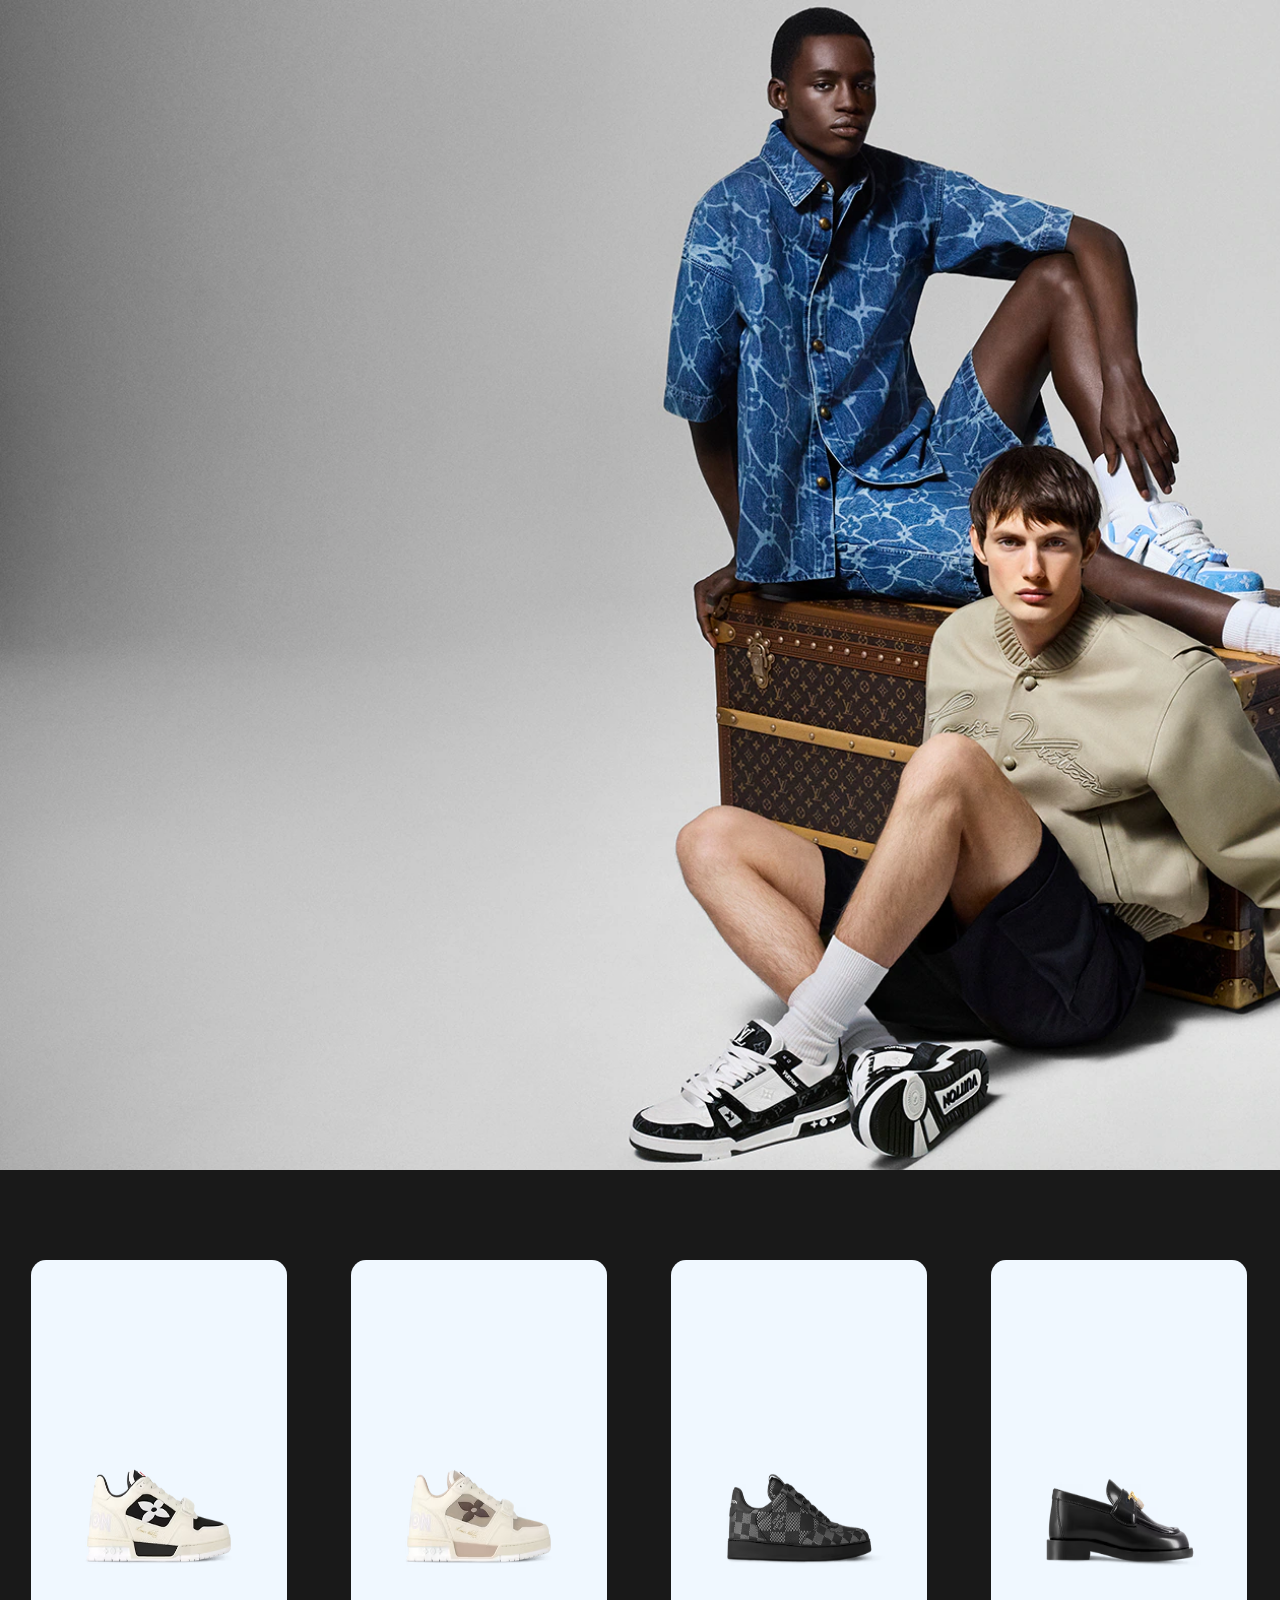
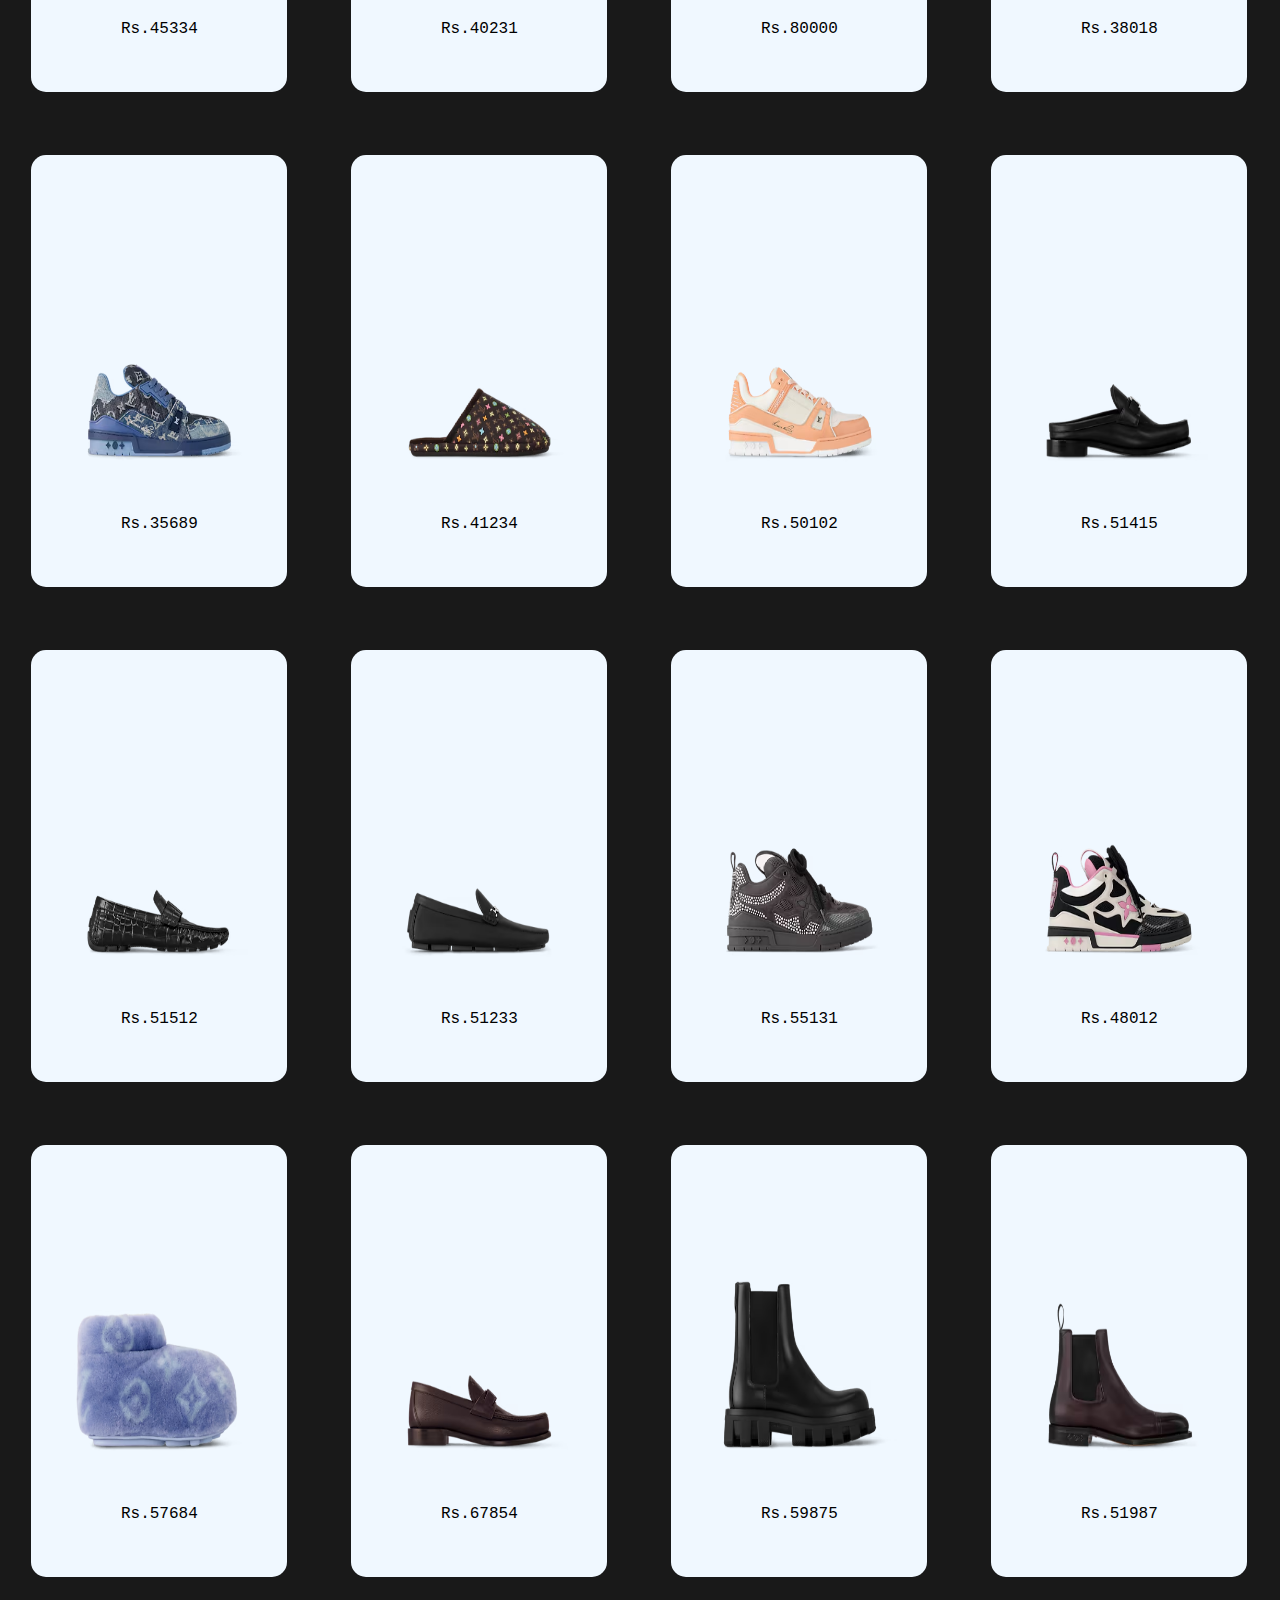
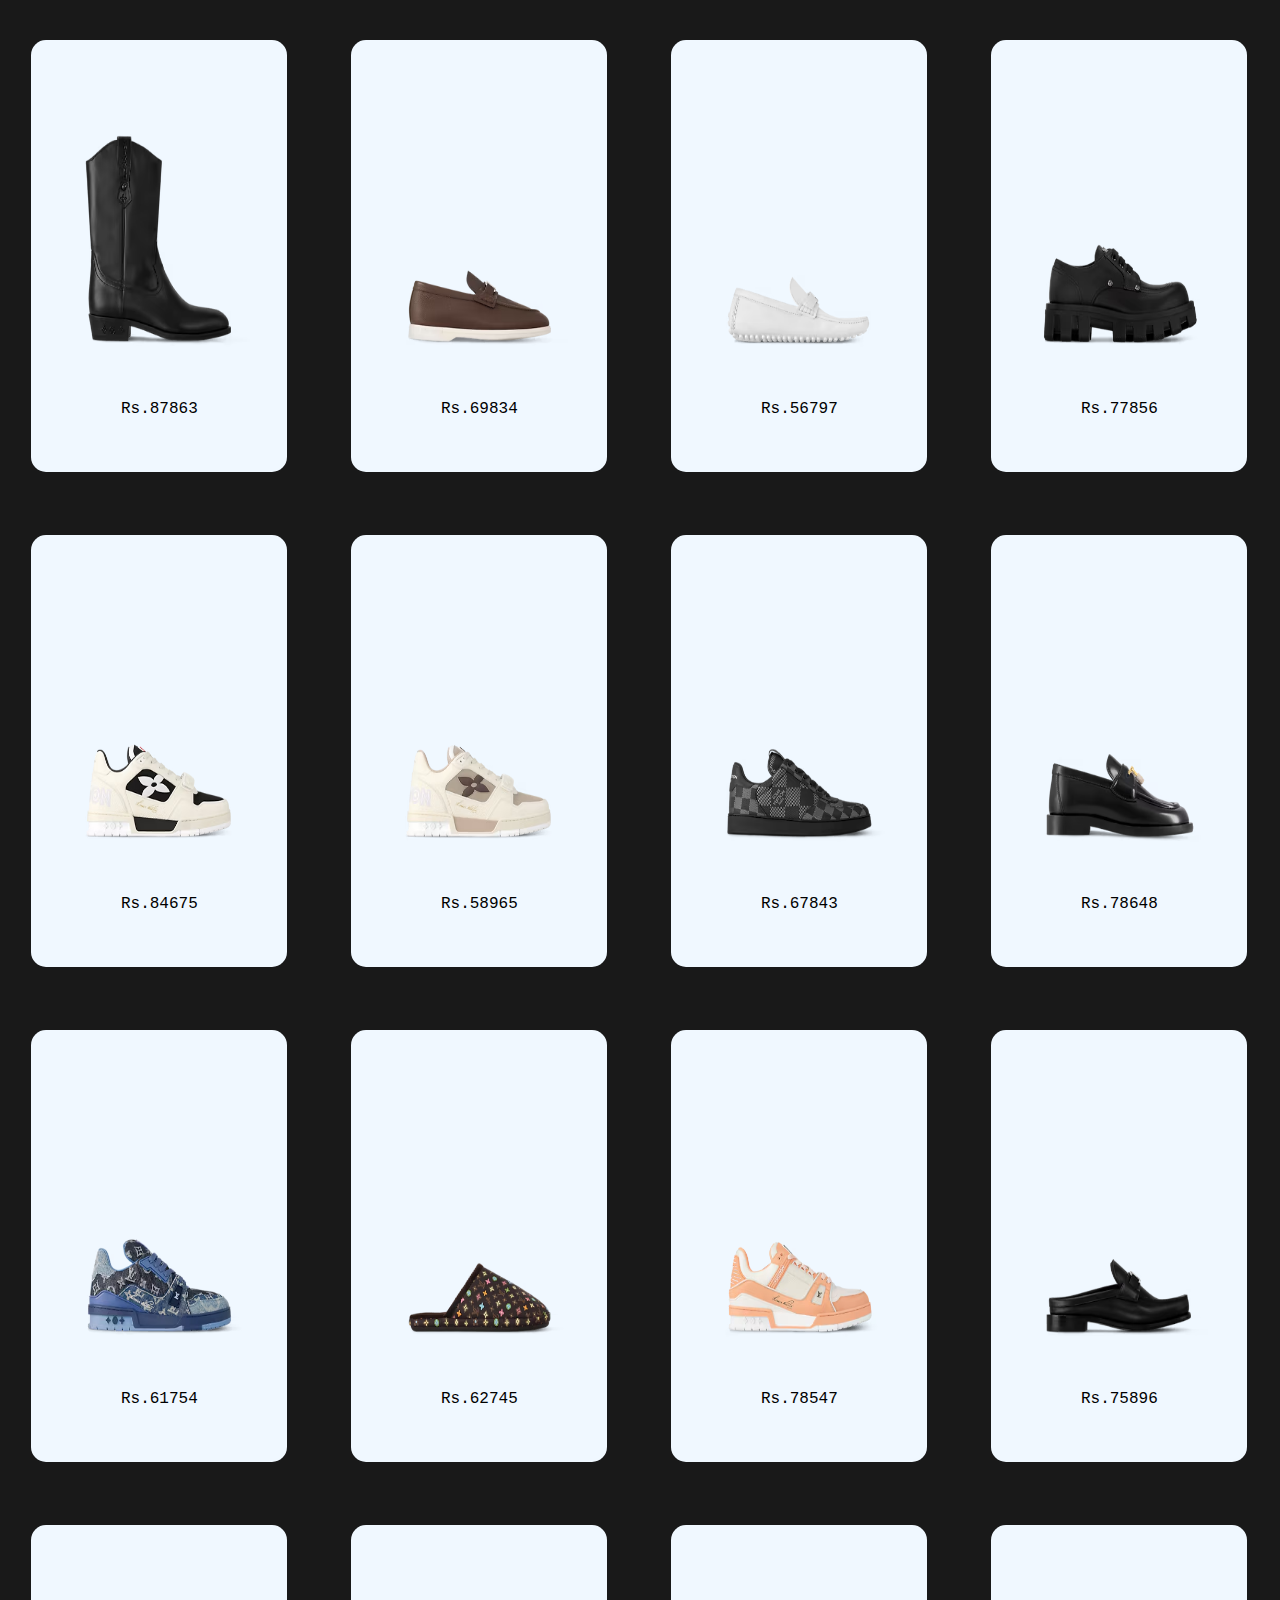
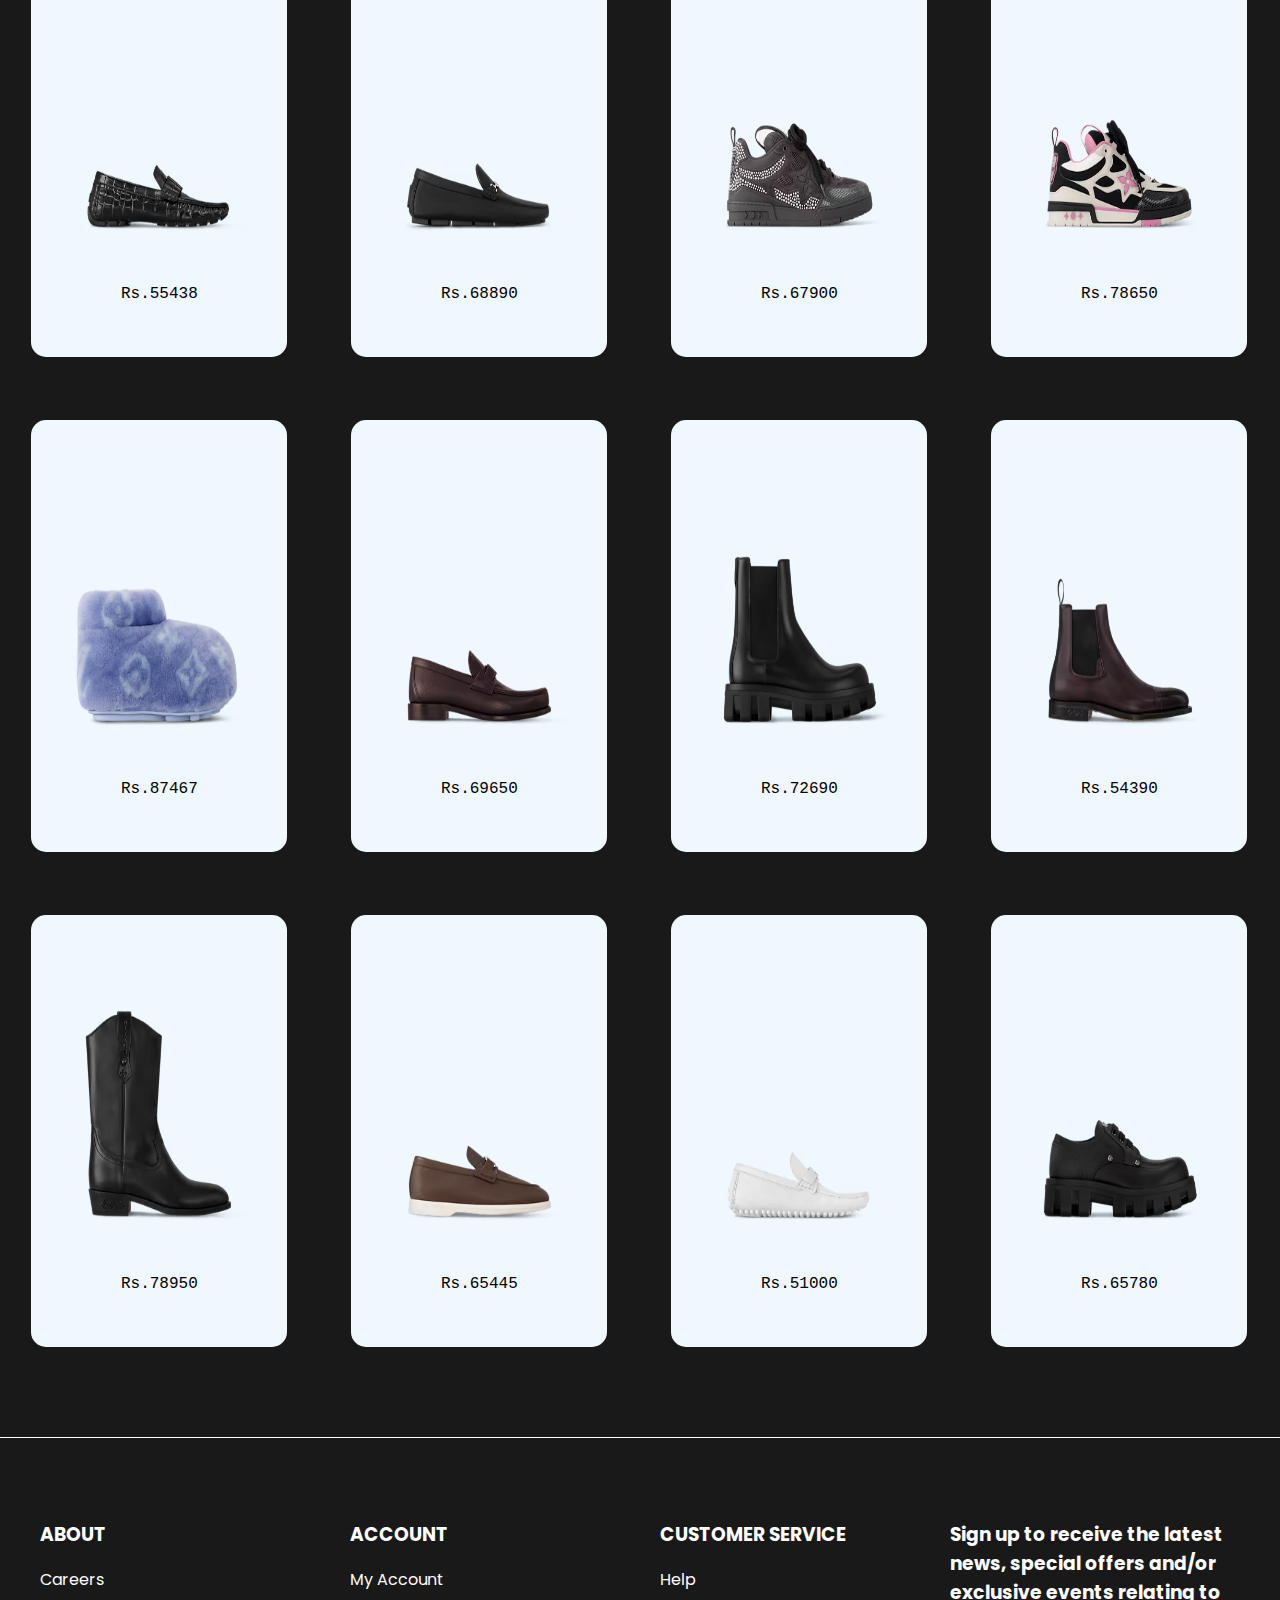
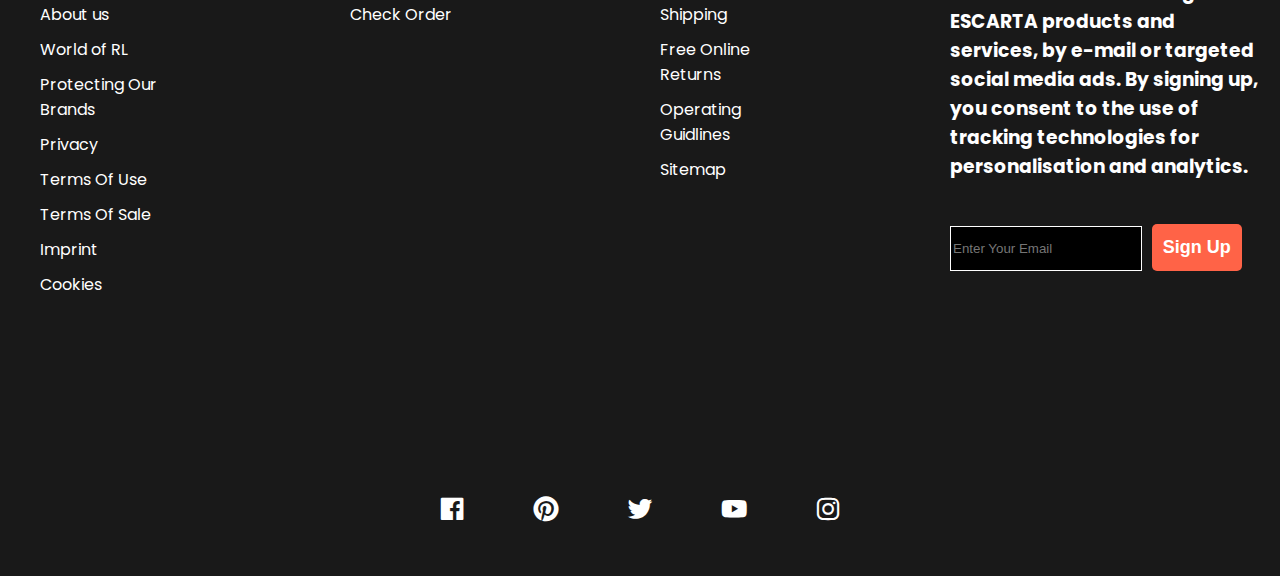
<file: shopShoe.html>
<html lang="en">
<head>
    <meta charset="UTF-8">
    <meta name="viewport" content="width=device-width, initial-scale=1.0">
    <title>Document</title>
    <link href='https://unpkg.com/boxicons@2.1.4/css/boxicons.min.css' rel='stylesheet'>
    <link rel="preconnect" href="https://fonts.googleapis.com">
<link rel="preconnect" href="https://fonts.gstatic.com" crossorigin>
<link href="https://fonts.googleapis.com/css2?family=Caveat:wght@400..700&display=swap" rel="stylesheet">
    <link rel="preconnect" href="https://fonts.googleapis.com">
    <link href='https://unpkg.com/boxicons@2.1.4/css/boxicons.min.css' rel='stylesheet'>
<link rel="preconnect" href="https://fonts.gstatic.com" crossorigin>
<link href="https://fonts.googleapis.com/css2?family=Poppins:ital,wght@0,100;0,200;0,300;0,400;0,500;0,600;0,700;0,800;0,900;1,100;1,200;1,300;1,400;1,500;1,600;1,700;1,800;1,900&display=swap" rel="stylesheet">
   <link rel="stylesheet" href="shopstyle.css">
</head>
<body>
  
    <div class="fill"></div>
    <div class="top">
    </div>  
    <div class="sec">
      <div class="horizon">
        <div class="block" id="s1"><img src="ImagesF/s1.avif" class="item" alt=""><div class="price">Rs.45334</div></div>
        <div class="block" id="s2"><img src="ImagesF/s2.avif" class="item" alt=""><div class="price">Rs.40231</div></div>
        <div class="block" id="s3"><img src="ImagesF/s3.avif" class="item" alt=""><div class="price">Rs.80000</div></div>
        <div class="block" id="s4"><img src="ImagesF/s4.avif" class="item" alt=""><div class="price">Rs.38018</div></div>
      </div>
      <div class="horizon">
        <div class="block" id="s1"><img src="ImagesF/s5.avif" class="item" alt=""><div class="price">Rs.35689</div></div>
        <div class="block" id="s2"><img src="ImagesF/s6.avif" class="item" alt=""><div class="price">Rs.41234</div></div>
        <div class="block" id="s3"><img src="ImagesF/s7.avif" class="item" alt=""><div class="price">Rs.50102</div></div>
        <div class="block" id="s4"><img src="ImagesF/s8.avif" class="item" alt=""><div class="price">Rs.51415</div></div>
      </div>
      <div class="horizon">
        <div class="block" id="s1"><img src="ImagesF/s9.avif" class="item" alt=""><div class="price">Rs.51512</div></div>
        <div class="block" id="s2"><img src="ImagesF/s10.avif" class="item" alt=""><div class="price">Rs.51233</div></div>
        <div class="block" id="s3"><img src="ImagesF/s11.avif" class="item" alt=""><div class="price">Rs.55131</div></div>
        <div class="block" id="s4"><img src="ImagesF/s12.avif" class="item" alt=""><div class="price">Rs.48012</div></div>
      </div>
      <div class="horizon">
        <div class="block" id="s1"><img src="ImagesF/s13.avif" class="item" alt=""><div class="price">Rs.57684</div></div>
        <div class="block" id="s2"><img src="ImagesF/s14.avif" class="item" alt=""><div class="price">Rs.67854</div></div>
        <div class="block" id="s3"><img src="ImagesF/s15.avif" class="item" alt=""><div class="price">Rs.59875</div></div>
        <div class="block" id="s4"><img src="ImagesF/s16.avif" class="item" alt=""><div class="price">Rs.51987</div></div>
      </div>
      <div class="horizon">
        <div class="block" id="s1"><img src="ImagesF/s17.avif" class="item" alt=""><div class="price">Rs.87863</div></div>
        <div class="block" id="s2"><img src="ImagesF/s18.avif" class="item" alt=""><div class="price">Rs.69834</div></div>
        <div class="block" id="s3"><img src="ImagesF/s19.avif" class="item" alt=""><div class="price">Rs.56797</div></div>
        <div class="block" id="s4"><img src="ImagesF/s20.avif" class="item" alt=""><div class="price">Rs.77856</div></div>
      </div>
      <div class="horizon">
        <div class="block" id="s1"><img src="ImagesF/s1.avif" class="item" alt=""><div class="price">Rs.84675</div></div>
        <div class="block" id="s2"><img src="ImagesF/s2.avif" class="item" alt=""><div class="price">Rs.58965</div></div>
        <div class="block" id="s3"><img src="ImagesF/s3.avif" class="item" alt=""><div class="price">Rs.67843</div></div>
        <div class="block" id="s4"><img src="ImagesF/s4.avif" class="item" alt=""><div class="price">Rs.78648</div></div>
      </div>
      <div class="horizon">
        <div class="block" id="s1"><img src="ImagesF/s5.avif" class="item" alt=""><div class="price">Rs.61754</div></div>
        <div class="block" id="s2"><img src="ImagesF/s6.avif" class="item" alt=""><div class="price">Rs.62745</div></div>
        <div class="block" id="s3"><img src="ImagesF/s7.avif" class="item" alt=""><div class="price">Rs.78547</div></div>
        <div class="block" id="s4"><img src="ImagesF/s8.avif" class="item" alt=""><div class="price">Rs.75896</div></div>
      </div>
      <div class="horizon">
        <div class="block" id="s1"><img src="ImagesF/s9.avif" class="item" alt=""><div class="price">Rs.55438</div></div>
        <div class="block" id="s2"><img src="ImagesF/s10.avif" class="item" alt=""><div class="price">Rs.68890</div></div>
        <div class="block" id="s3"><img src="ImagesF/s11.avif" class="item" alt=""><div class="price">Rs.67900</div></div>
        <div class="block" id="s4"><img src="ImagesF/s12.avif" class="item" alt=""><div class="price">Rs.78650</div></div>
      </div>
      <div class="horizon">
        <div class="block" id="s1"><img src="ImagesF/s13.avif" class="item" alt=""><div class="price">Rs.87467</div></div>
        <div class="block" id="s2"><img src="ImagesF/s14.avif" class="item" alt=""><div class="price">Rs.69650</div></div>
        <div class="block" id="s3"><img src="ImagesF/s15.avif" class="item" alt=""><div class="price">Rs.72690</div></div>
        <div class="block" id="s4"><img src="ImagesF/s16.avif" class="item" alt=""><div class="price">Rs.54390</div></div>
      </div>
      <div class="horizon">
        <div class="block" id="s1"><img src="ImagesF/s17.avif" class="item" alt=""><div class="price">Rs.78950</div></div>
        <div class="block" id="s2"><img src="ImagesF/s18.avif" class="item" alt=""><div class="price">Rs.65445</div></div>
        <div class="block" id="s3"><img src="ImagesF/s19.avif" class="item" alt=""><div class="price">Rs.51000</div></div>
        <div class="block" id="s4"><img src="ImagesF/s20.avif" class="item" alt=""><div class="price">Rs.65780</div></div>
      </div>
    </div>
    <div class="fifth">
      <div class="bottom">
          <ul class="bottom_list">
              <h3>ABOUT</h3>
              <li class ="bottom_list_item">Careers</li>
              <li class ="bottom_list_item">About us</li>
              <li class ="bottom_list_item">World of RL</li>
              <li class ="bottom_list_item">Protecting Our Brands</li>
              <li class ="bottom_list_item">Privacy</li>
              <li class ="bottom_list_item">Terms Of Use</li>
              <li class ="bottom_list_item">Terms Of Sale</li>
              <li class ="bottom_list_item">Imprint</li>
              <li class ="bottom_list_item">Cookies</li>
          </ul>
      </div>
      <div class="bottom">
          <ul class="bottom_list">
              <h3>ACCOUNT</h3>
              <li class ="bottom_list_item">My Account</li>
              <li class ="bottom_list_item">Check Order</li>
          </ul>
      </div>
      <div class="bottom">
          <ul class="bottom_list">
              <h3>CUSTOMER SERVICE</h3>
              <li class ="bottom_list_item">Help</li>
              <li class ="bottom_list_item">Shipping</li>
              <li class ="bottom_list_item">Free Online Returns</li>
              <li class ="bottom_list_item">Operating Guidlines</li>
              <li class ="bottom_list_item">Sitemap</li>
          </ul>
      </div>
      <div class="bottom" id="bottom_signup">
          <h3 >Sign up to receive the latest news, special offers and/or exclusive events relating to ESCARTA products and services, by e-mail or targeted social media ads. By signing up, you consent to the use of tracking technologies for personalisation and analytics.</h3><br>
          <div class="box"></div>
              <input class="gmail_box" type="gmail" placeholder="Enter Your Email" required><button class="sp">Sign Up</button>
          </div>
  
      </div>
     </div>
     <div class="sixth">
      <i class='bx bxl-facebook-square' class="bottom_icon"></i>
      <i class='bx bxl-pinterest'   class="bottom_icon"></i>
      <i class='bx bxl-twitter'  class="bottom_icon" ></i>
      <i class='bx bxl-youtube'  class="bottom_icon"></i>
      <i class='bx bxl-instagram'  class="bottom_icon"></i>
     </div>
</body>
</html>
</file>
<file: homestyle.css>
body{
            margin: 0;
            background-color: black;
        }
        body::-webkit-scrollbar {
         display: none;
        }
        a{
            color:inherit;
            text-decoration: none;
        }
        header{
            opacity: 0.8;
           background-color: rgb(40, 39, 39);
           display: flex;
           align-items: center;
           justify-content: end;
           position:fixed;
           width: 100vw;
           height: 10vh;
           z-index: 2;
          
        }
        .logo{
            position: relative;
            right: 16vw;
            color: white;
            font-weight: 600;
            font-size: 35px;
            letter-spacing: 6px;
            align-items: start;
        }
        .navitem{
            transition: all ease-in-out 450ms;
            &:hover{
                cursor: pointer;
                color: #ff6347;
                transform: scale(1.3);
            }
        }
        .navbar{
            display: flex;
            align-items: center;
            list-style: none;
            gap: 5vw;
            font-size: 130%;
            font-weight: 600;
            color: aliceblue;
            font-family: "Poppins",monospace;
            
        }
        .head{
            margin-right: 15vw;
        }
        .first{
            height: 100vh;
            background-image:url(ImagesF/pexels-bohlemedia-1884581.jpg);
            background-size: cover;
            display: flex;
            flex-direction: column;
            justify-content: center;
            align-items: flex-start;
            letter-spacing: 5px;
            font-weight:700;
            color: rgb(255, 255, 255);
            padding-left: 10vh;
         
        }   
        .content{
            font-size: 750%;
            margin-top: 20%;
        
            
         }
         @keyframes cursor {
            50%{border-color: transparent;}
         }
         @keyframes typing {
            from{
                width: 0;
            }
            to { width: 100%; } 
         }
         #tagline{
            color: #fe2f0a;
            font-size: 550%;
            position: relative;
            bottom: 16vh;
            white-space: nowrap;
            animation: typing 2s steps(27),
            cursor .4s step-end infinite alternate;
         }
         .second{
            margin-top: 10vh;

            height: 130vh;
            padding: 20px;
            background-color: rgb(6, 6, 6);  
          display: flex;
          gap: 10vh;
          flex-direction: column;
          align-items: center;
          
         }
         .p{
            display: flex;
            gap: 8vw;
         }

         .block{
            height: 60vh;
            width: 40vw;
            color: white;
            font-size: 50px;
            text-align: center;
            background-size: cover;
            border-radius: 15px;
            transition: all ease-in-out 250ms;
            &:hover{
                cursor: pointer;
                 transform: scale(1.05);
            }
         }
         #block1{
            background-image: url(ImagesF/pexels-pixabay-277319.jpg);
        }
        #block2{
            background-image: url(ImagesF/pexels-martabranco-1395306.jpg);
        }
        #block3{
            background-image: url(ImagesF/pexels-git-stephen-gitau-302905-1801279.jpg);
        }
        #block4{
            background-image: url(ImagesF/pexels-pixabay-264726.jpg);
        }
        #cart{
          font-size: 30px;
        }
        .feature{
             height: 180vh;          
             width: 100%;
            
        }
        .featurehead{
            border: 2px solid black;
            width: 100%;
            font-family: "Poppins",monospace;
            text-align: center;
            height: 15vh;
            color: white;
            
        }
        #fea{
            font-size: 60px;
            letter-spacing: 1vw;
        }
        #denim{
            position: relative; 
            font-weight: 600;
            font-size: 23px;
             bottom: 70px;
             letter-spacing: 0.6vw;
        }
        .femalefeature{
            display: flex;
            justify-content: space-between;
            margin-top: 20vh;
            margin-bottom: 0;
        }
        .outfit{
            height: 400px;
            width: 318px;
            margin: 20px;
            border-radius: 15px;
            background-size: cover;
            transition: all ease-in-out 250ms;
            &:hover{
                cursor: pointer;
                 transform: scale(1.05);
            }
        }
        #outfit1{
            background-image: url(ImagesF/f1.webp);
        }
        #outfit2{
            background-image: url(ImagesF/f2.webp);
        }
        #outfit3{
            background-image: url(ImagesF/f3.webp);
        }
        #outfit4{
            background-image: url(ImagesF/f4.webp);
        }
        .malefeature{
            display: flex;
            justify-content: space-between;
            margin-top: 10vh;
            margin-bottom: 0;
        }
        #outfit5{
            background-image: url(ImagesF/f5.webp);
        }
        #outfit6{
            background-image: url(ImagesF/f6.webp);
        }
        #outfit7{
            background-image: url(ImagesF/f7.webp);
        }
        #outfit8{
            background-image: url(ImagesF/f8.webp);
        }
      
        .third{
            height: 100%;
            width: 100%;
            padding: 0;
            background-image: url(ImagesF/W_BC_FLIGHTMODE_Sept24_01_2048x1152_DI3.webp);
            background-size:cover;
            margin-top: 10vh;
            display: flex;
            flex-direction: column;
            justify-content: center;
            align-items: center;
            color: white;
            gap: 4vh;
        }
        .name{
            font-size: 90px;
            letter-spacing: 15px;
            font-weight: 500;
        }
        .mod{
            font-size: 50px;
        }
        .maison{
            font-size: 26px;
        }
        .Exploremaison{
            width: 200px;
            height: 50px;
            background: transparent;
            border: 2px solid white;
            color: white;
            font-size: 25px;
            transition: all ease-in-out 250ms;
            &:hover{
                cursor: pointer;
                 transform: scale(1.05);
            }
        }
        .sidetext{
            width: 35vw;
            height: 50vh;
            display: flex;
            flex-direction: column;
            justify-content: center;
            align-items: center;
            gap: 5vh;
            color: white;
        }
        .fourth{
            height: 60vh;
            width: 100%;
            display: flex;
            margin-top: 20vh;
        }
        .more{
            font-size: 250%;
        }
        .ex{
            font-size: 450%;
        }
        .smalltext{
            font-size: 150%;
        }
        .slider{
            width: 65vw ;
            height: 50vh;
            border: 2px solid white;
        }
        .fifth{
            color: white;
            height: 60vh;
            width: 100%;
            border-top: 1px solid white;
            display: flex;
            padding-top: 7vh;
        
        }
        .bottom{
            width: 25%;
            height: auto;
            font-family: "Poppins" ;
        }
        
        .bottom_list{
            list-style: none;
        
        }
        
        .bottom_list_item{
            width: 12vw;
            margin-top: 10px;
            &:hover{
                cursor: pointer;
                color: #ff6347;
            }
        }
        
        #bottom_signup{
            padding: 0px 20px;
        }
        
        .gmail_box{
            height: 5vh;
            width: 15vw;
            border: 1px solid;
            color: white;
            background: black;
            border-color: white;
            border-radius: 0;
        }
        .sp{
            height: 5.2vh;
            width: 7vw;
            margin-left: 10px;
            background-color: #ff6347;
            border: 0;
            border-radius: 5px;
            font-size: 18px;
             font-weight: 600;
             color: white;
             &:hover{
                cursor: pointer;
                 transform: scale(1.05);
            }
        }
       
        .sixth{
            width: 100%;
            height: 15vh;
            color: white;
            display: flex;
            justify-content: center;
            align-items: center;
            gap: 5vw   ;
            font-size: 30px;

        }
   i{
        &:hover{
            color: #ff6347;
            cursor: pointer;
             transform: scale(1.4);
        }
    }
</file>
<file: shopstyle.css>
body{
    margin: 0;
    padding: 0;
    background-color:rgba(0, 0, 0, 0.9);
} 
body::-webkit-scrollbar{
    display: none;
}
.top{
    background-image: url(ImagesF/M_BC_Shoes_LV_Trainer_June2024_DI3.webp);
    height: 130vh;
    width: 100%;
    background-size: cover;
}
a{
    color:inherit;
    text-decoration: none;
}
header{
    opacity: 0.8;
   background-color: rgb(40, 39, 39);
   display: flex;
   align-items: center;
   justify-content:space-between;
   position:fixed;
   width: 100vw;
   height: 10vh;
   z-index: 2;
  
}
.logo{
    position: relative;
    right: 0vw;
    color: white;
    font-weight: 600;
    font-size: 35px;
    letter-spacing: 6px;
    align-items: start;
}
.navitem{
    transition: all ease-in-out 450ms;
    &:hover{
        cursor: pointer;
        color: #ff6347;
        transform: scale(1.3);
    }
}
.navbar{
    display: flex;
    align-items: center;
    list-style: none;
    gap: 5vw;
    font-size: 130%;
    font-weight: 600;
    color: aliceblue;
    font-family: "Poppins",monospace;
    
}
/* .head{
width: 100%;
height:15%;
background-color: aqua;
display: flex;
justify-content: center;
align-items: center;
font-size: 55px ;
letter-spacing: 1vw;
background-color: rgb(0, 0, 0);
font-weight: 500;
color: white;
opacity: 0.7;
} */
.sec{
width: 100%;
height: 200vh;
padding: 10vh 0;
}
.horizon{
width: 99.9%;
height: 48vh;
display: flex;
gap: 5vw;
justify-content: center;
margin: 0;

}
.block{
display: flex;
flex-direction: column;
width: 20vw;
height: 48vh;
background-size: cover;
background-color: aliceblue;
border-radius: 15px;
transition: ease-in-out 240ms;
&:hover{
  transform: scale(1.05);
  opacity: 0.6;
}
}
.price{
height: 8vh;
width:auto ;
text-align: center;
font-family:'Courier New', Courier, monospace;
}
.item{
height: 40vh;
}
.sec{
height: auto;
display: flex;
flex-direction: column;
gap: 7vh;
}

/* #s1{
background-image: url(ImagesF/s1.avif);
} */
.fifth{
    color: white;
    height: 60vh;
    width: 100%;
    border-top: 1px solid white;
    display: flex;
    padding-top: 7vh;

}
.bottom{
    width: 25%;
    height: auto;
    font-family: "Poppins" ;
}

.bottom_list{
    list-style: none;

}

.bottom_list_item{
    width: 12vw;
    margin-top: 10px;
    &:hover{
        cursor: pointer;
        color: #ff6347;
    }
}

#bottom_signup{
    padding: 0px 20px;
}

.gmail_box{
    height: 5vh;
    width: 15vw;
    border: 1px solid;
    color: white;
    background: black;
    border-color: white;
    border-radius: 0;
}
.sp{
    height: 5.2vh;
    width: 7vw;
    margin-left: 10px;
    background-color: #ff6347;
    border: 0;
    border-radius: 5px;
    font-size: 18px;
     font-weight: 600;
     color: white;
     &:hover{
        cursor: pointer;
         transform: scale(1.05);
    }
}

.sixth{
    width: 100%;
    height: 15vh;
    color: white;
    display: flex;
    justify-content: center;
    align-items: center;
    gap: 5vw   ;
    font-size: 30px;

}
i{
&:hover{
    color: #ff6347;
    cursor: pointer;
     transform: scale(1.4);
}
}
</file>
